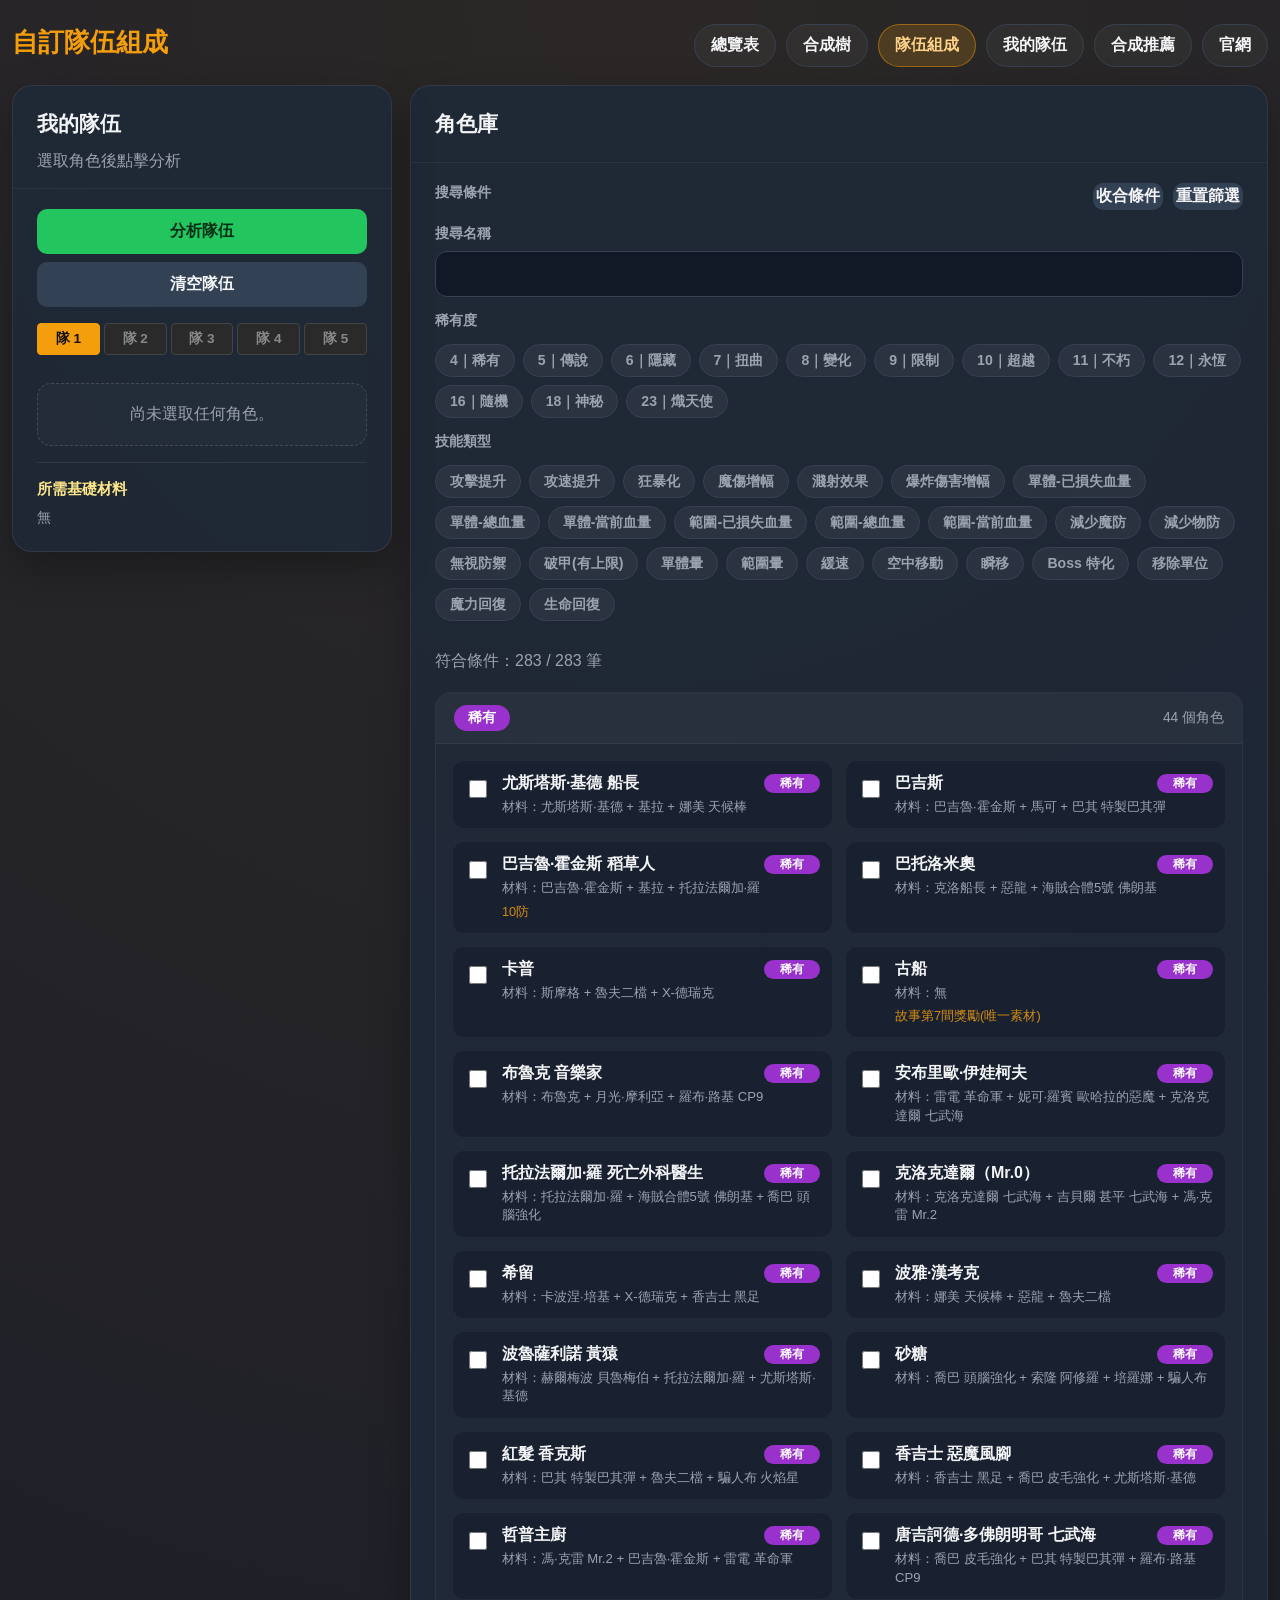
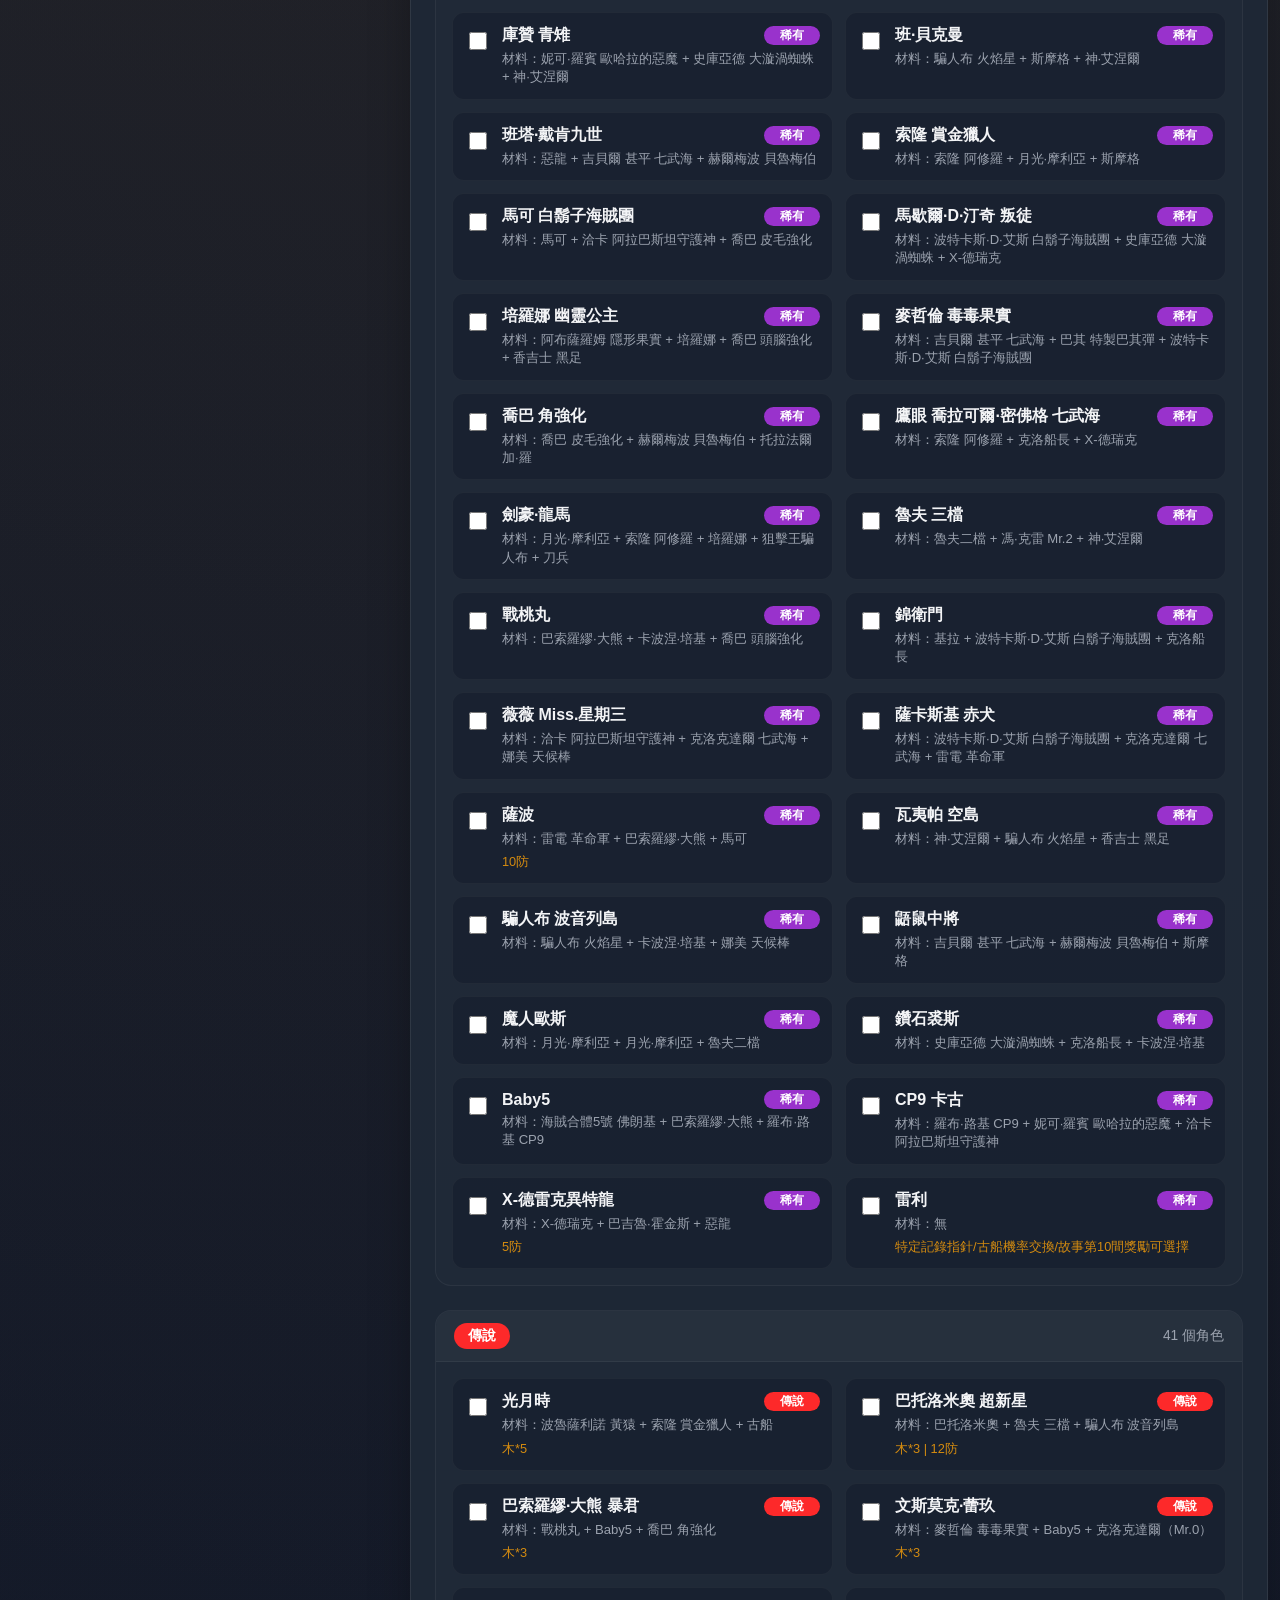
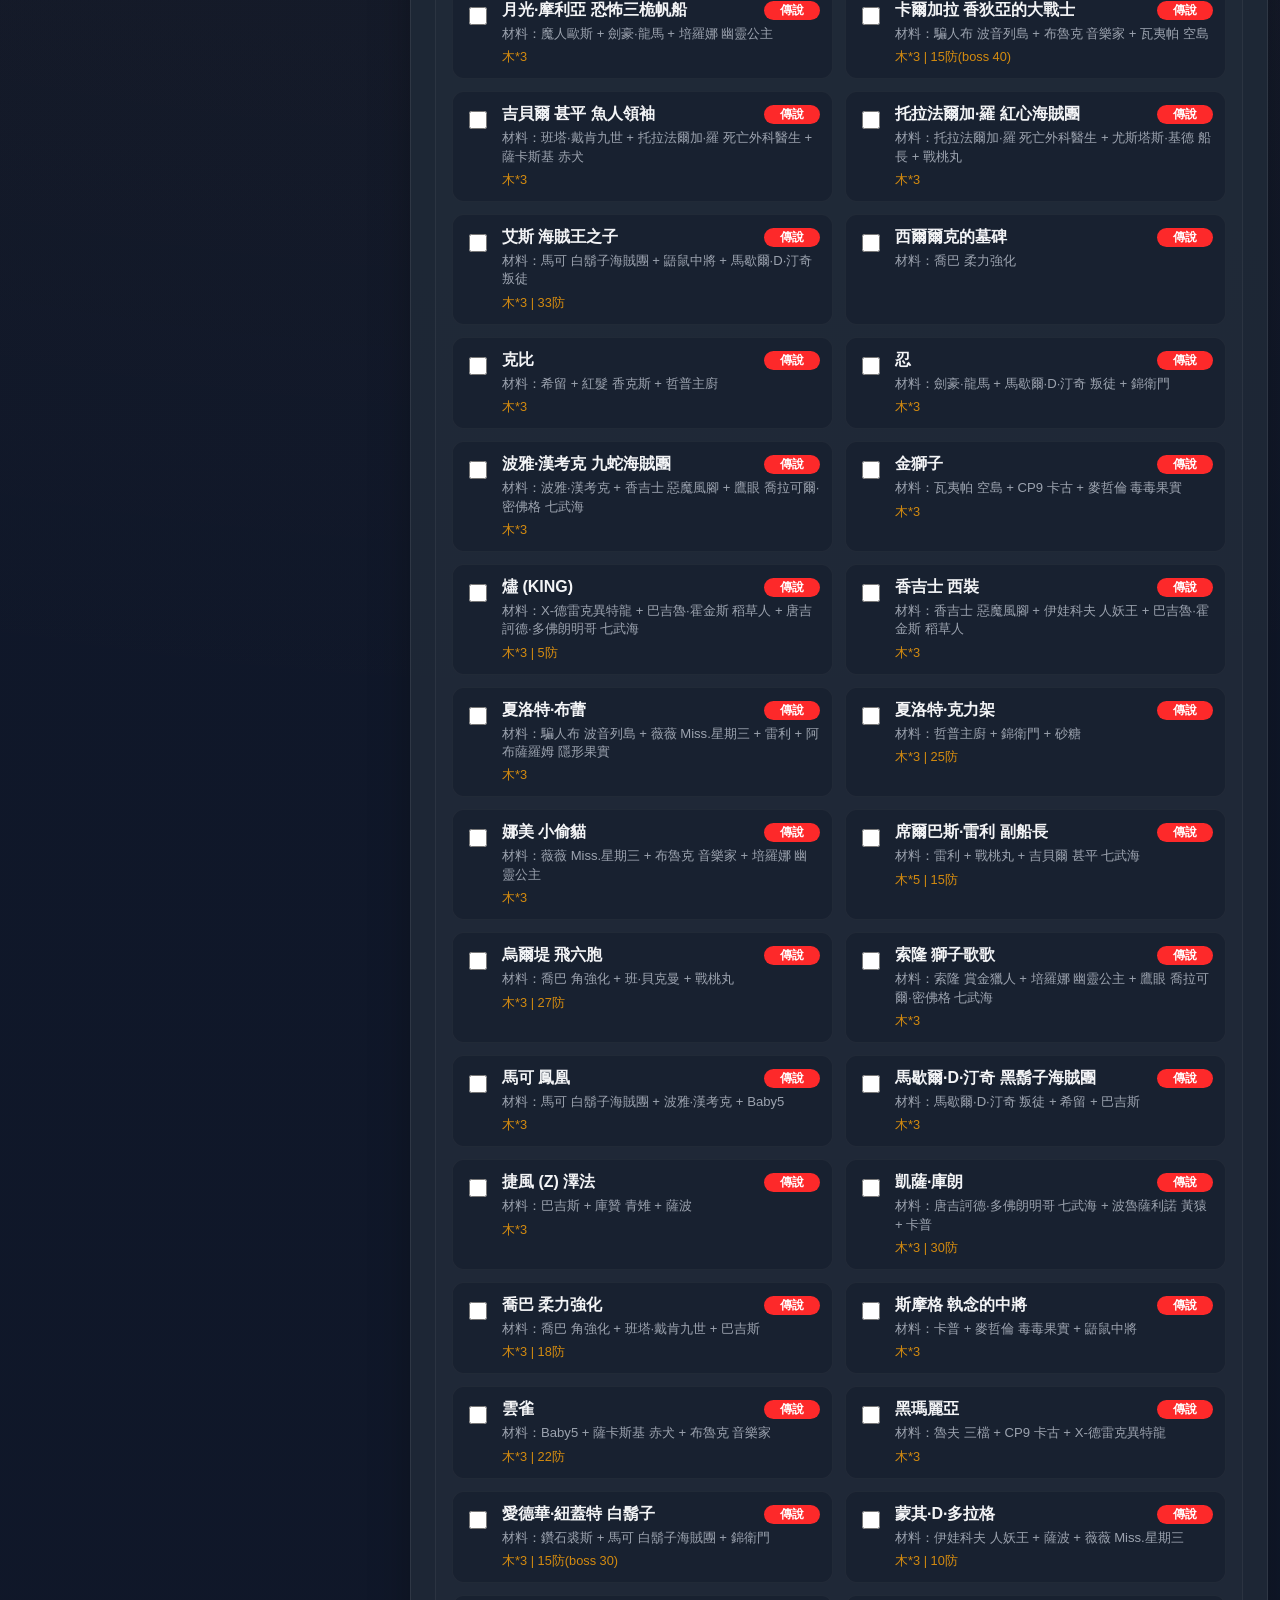
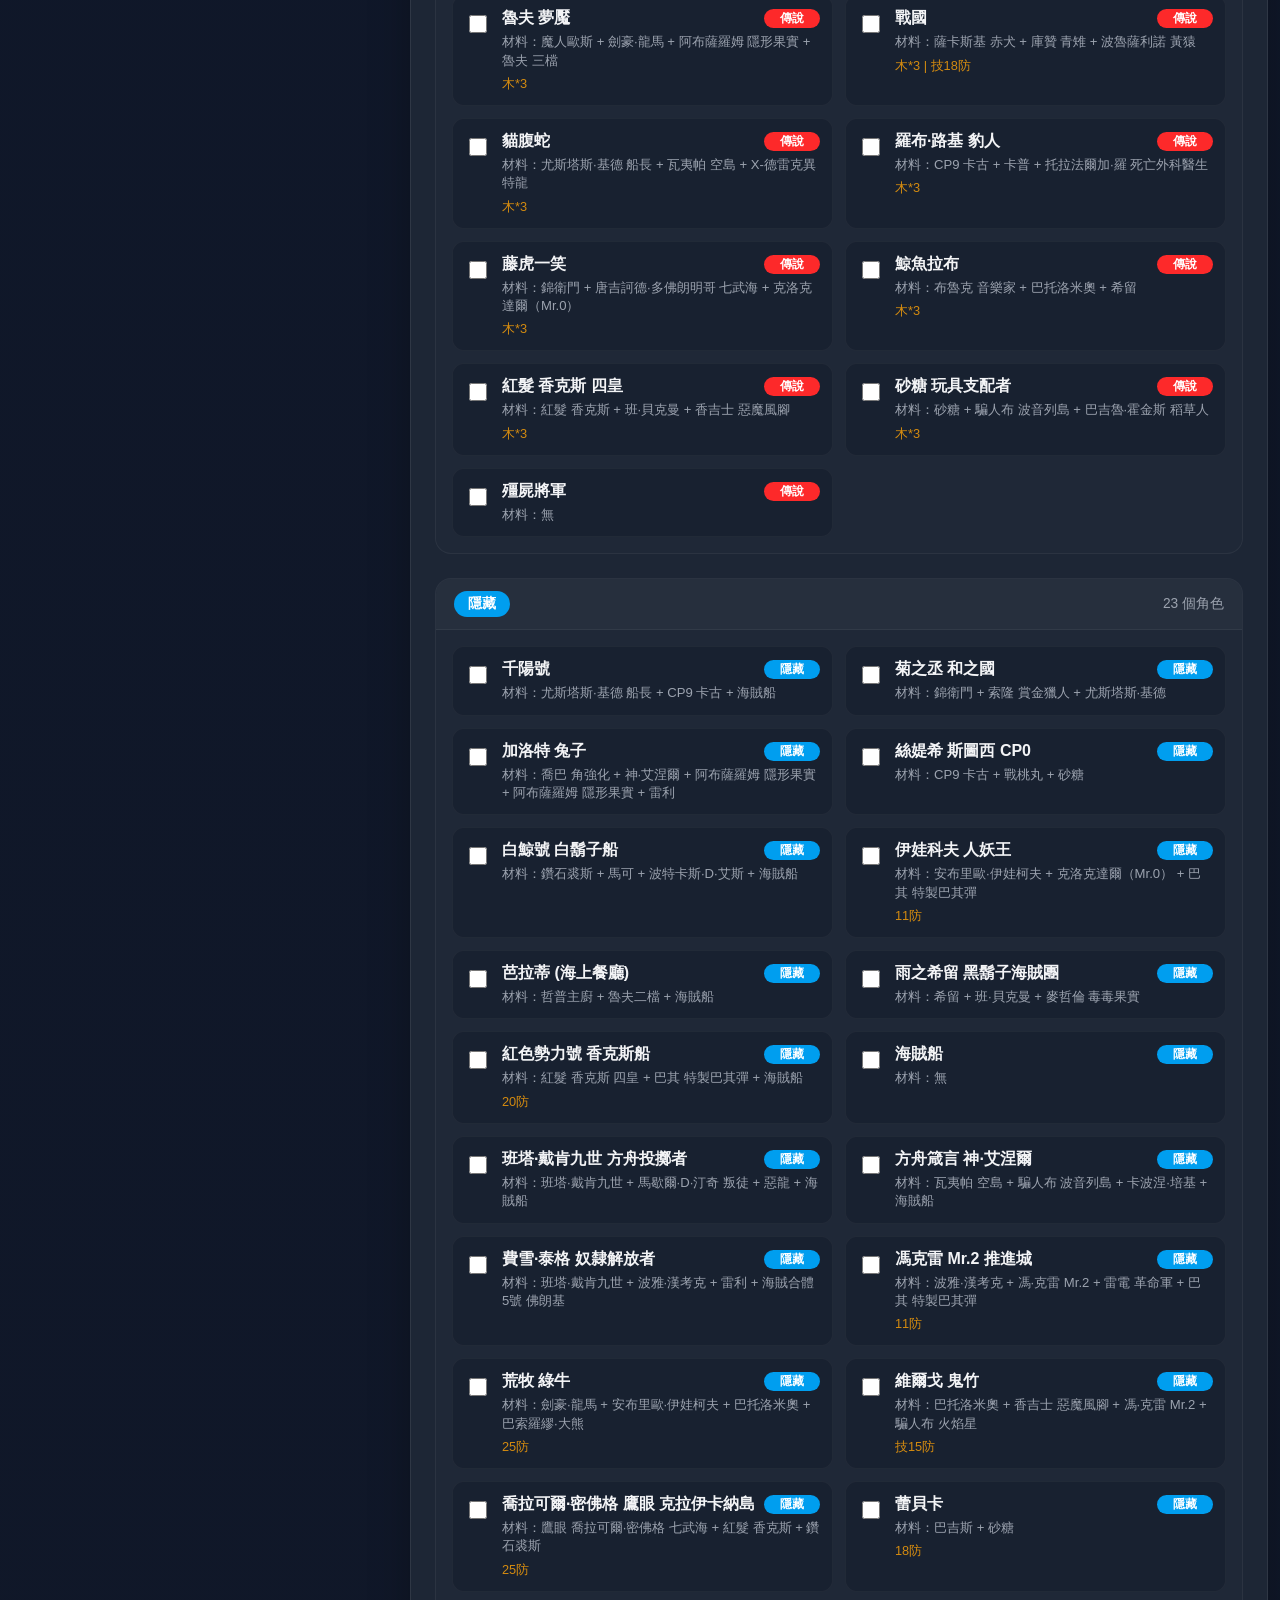
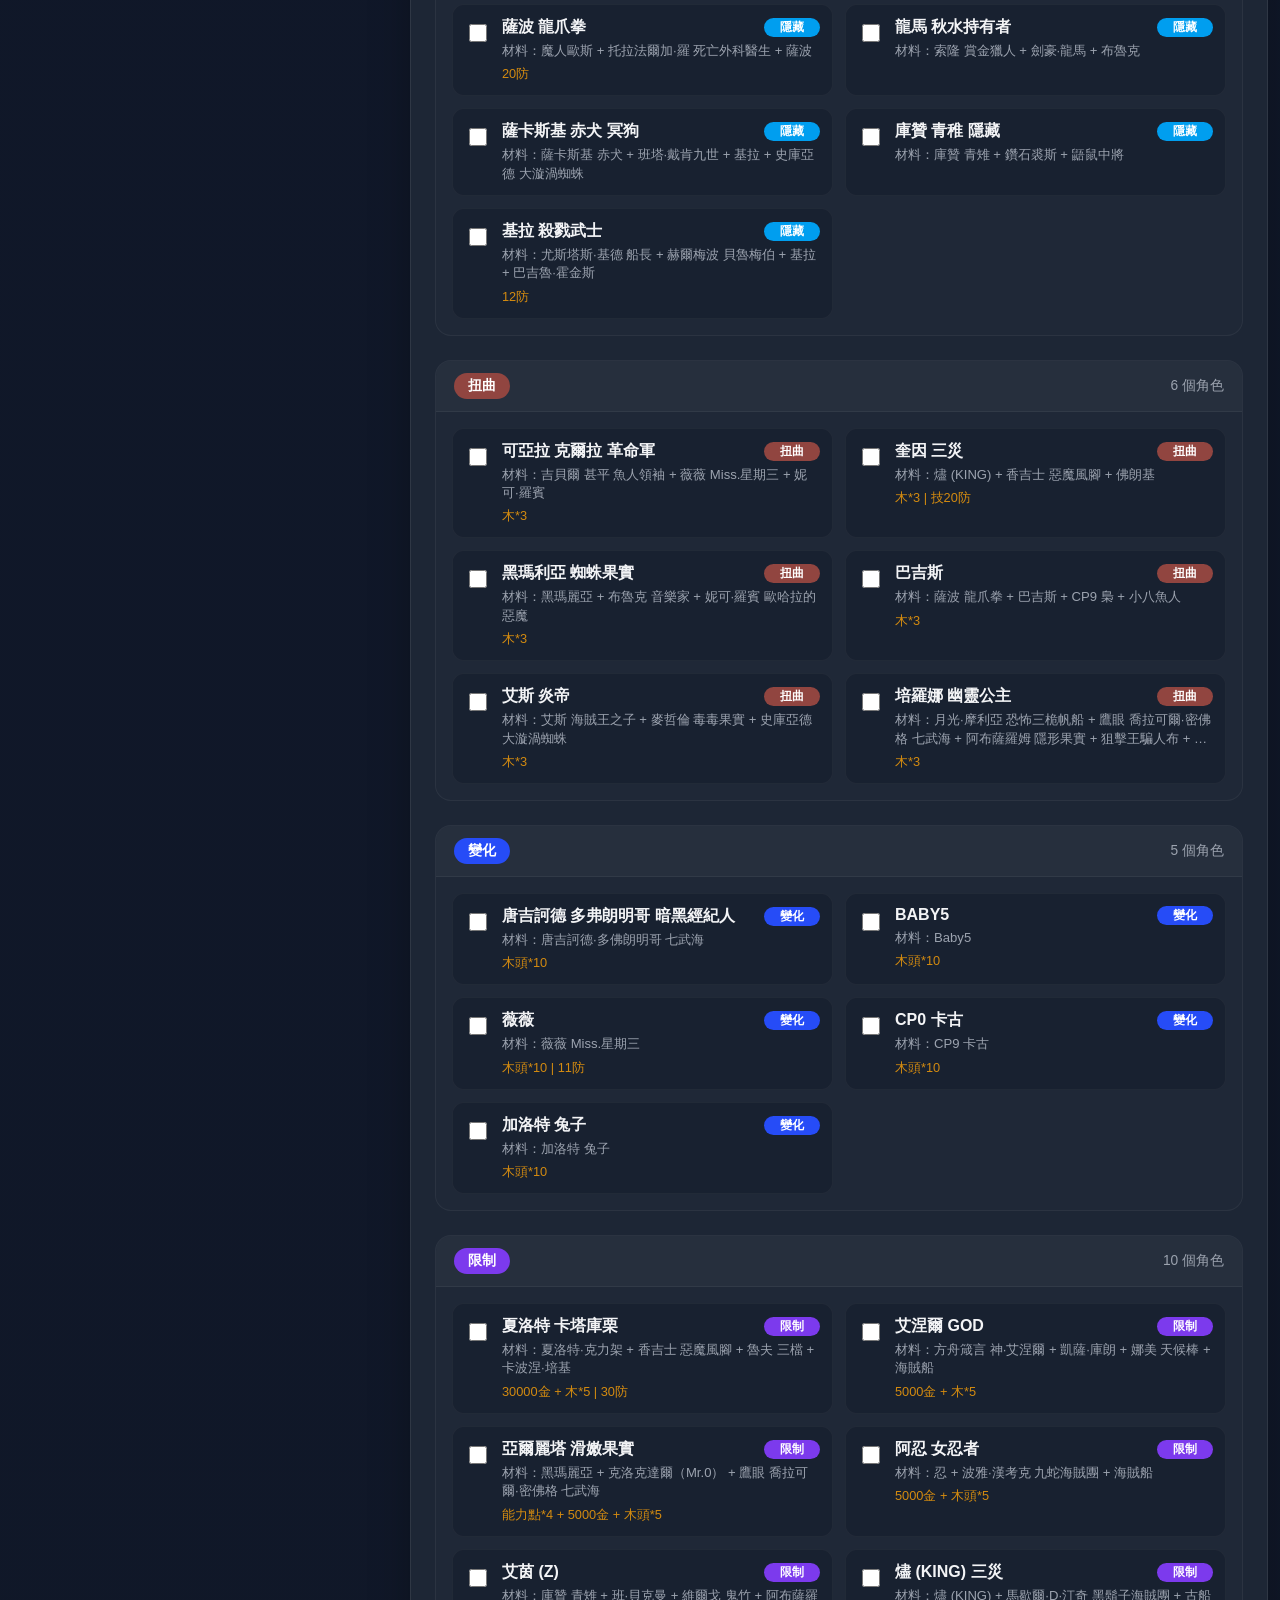
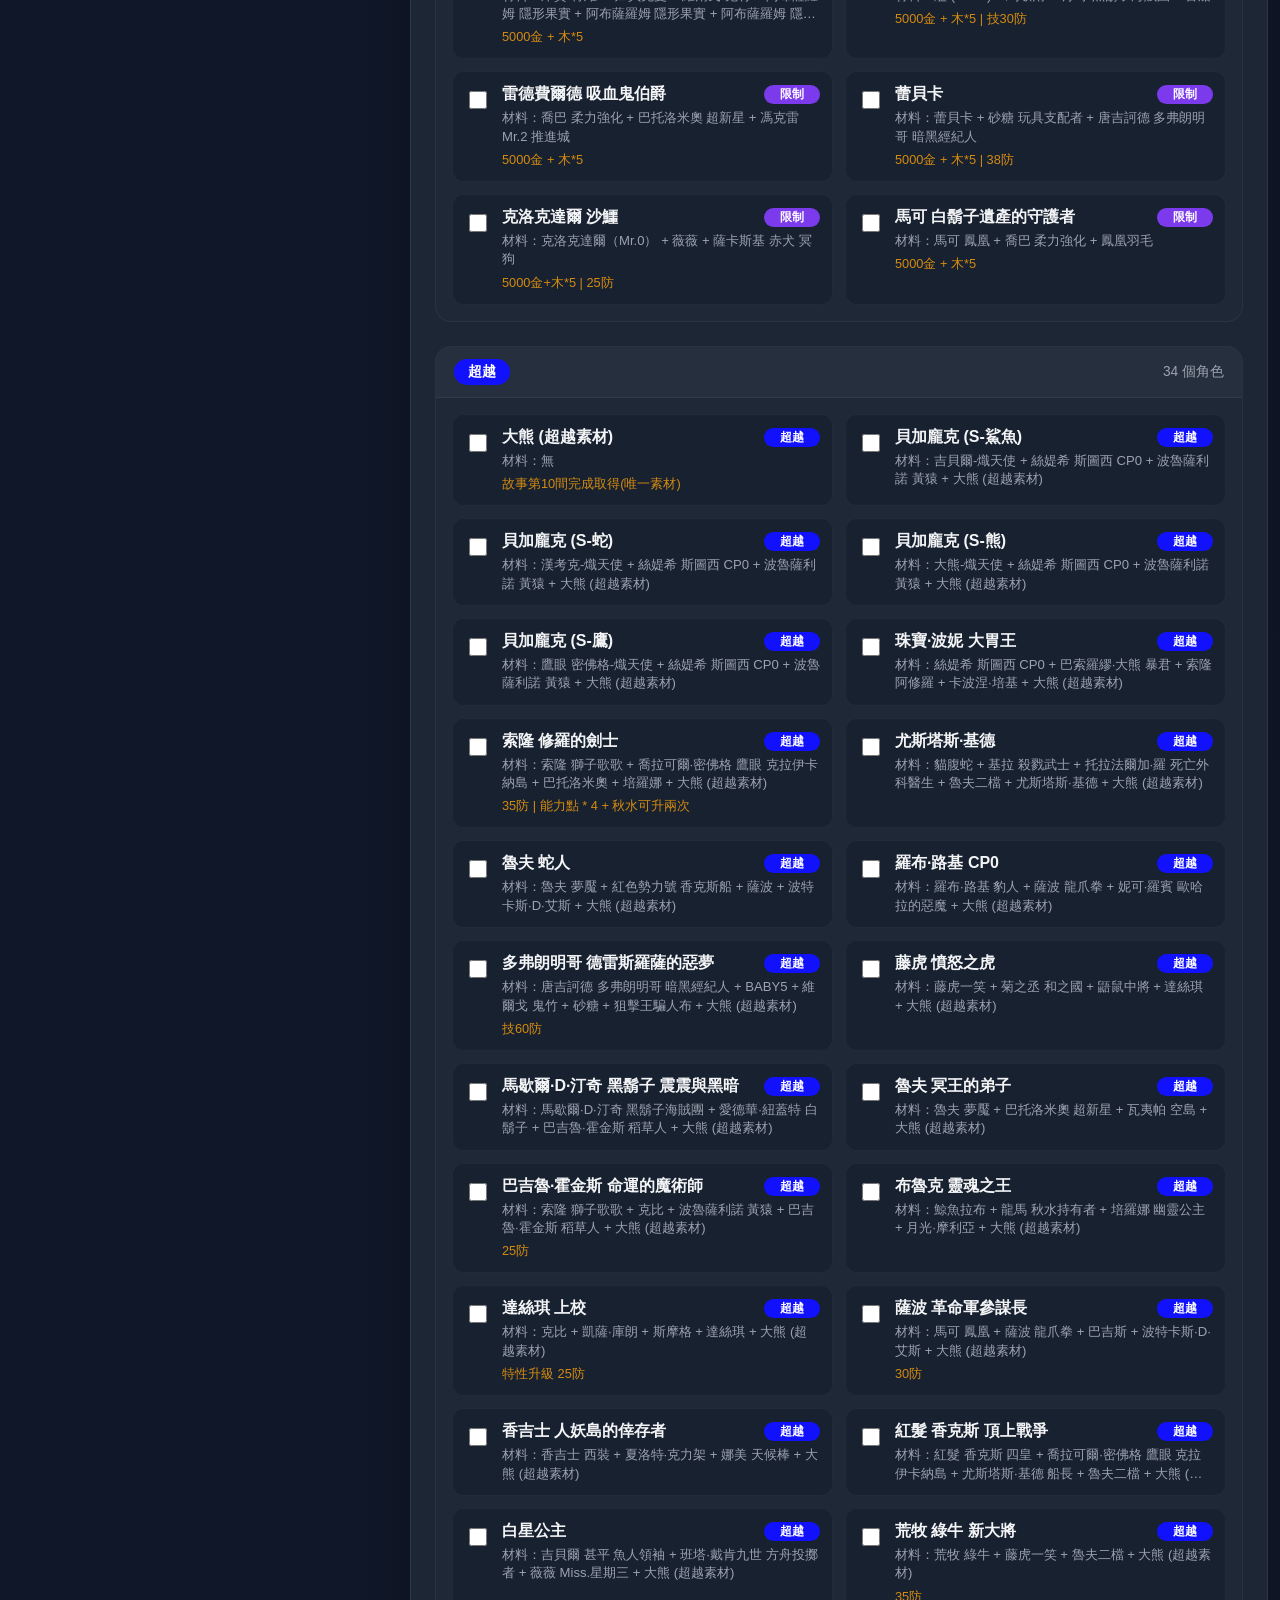
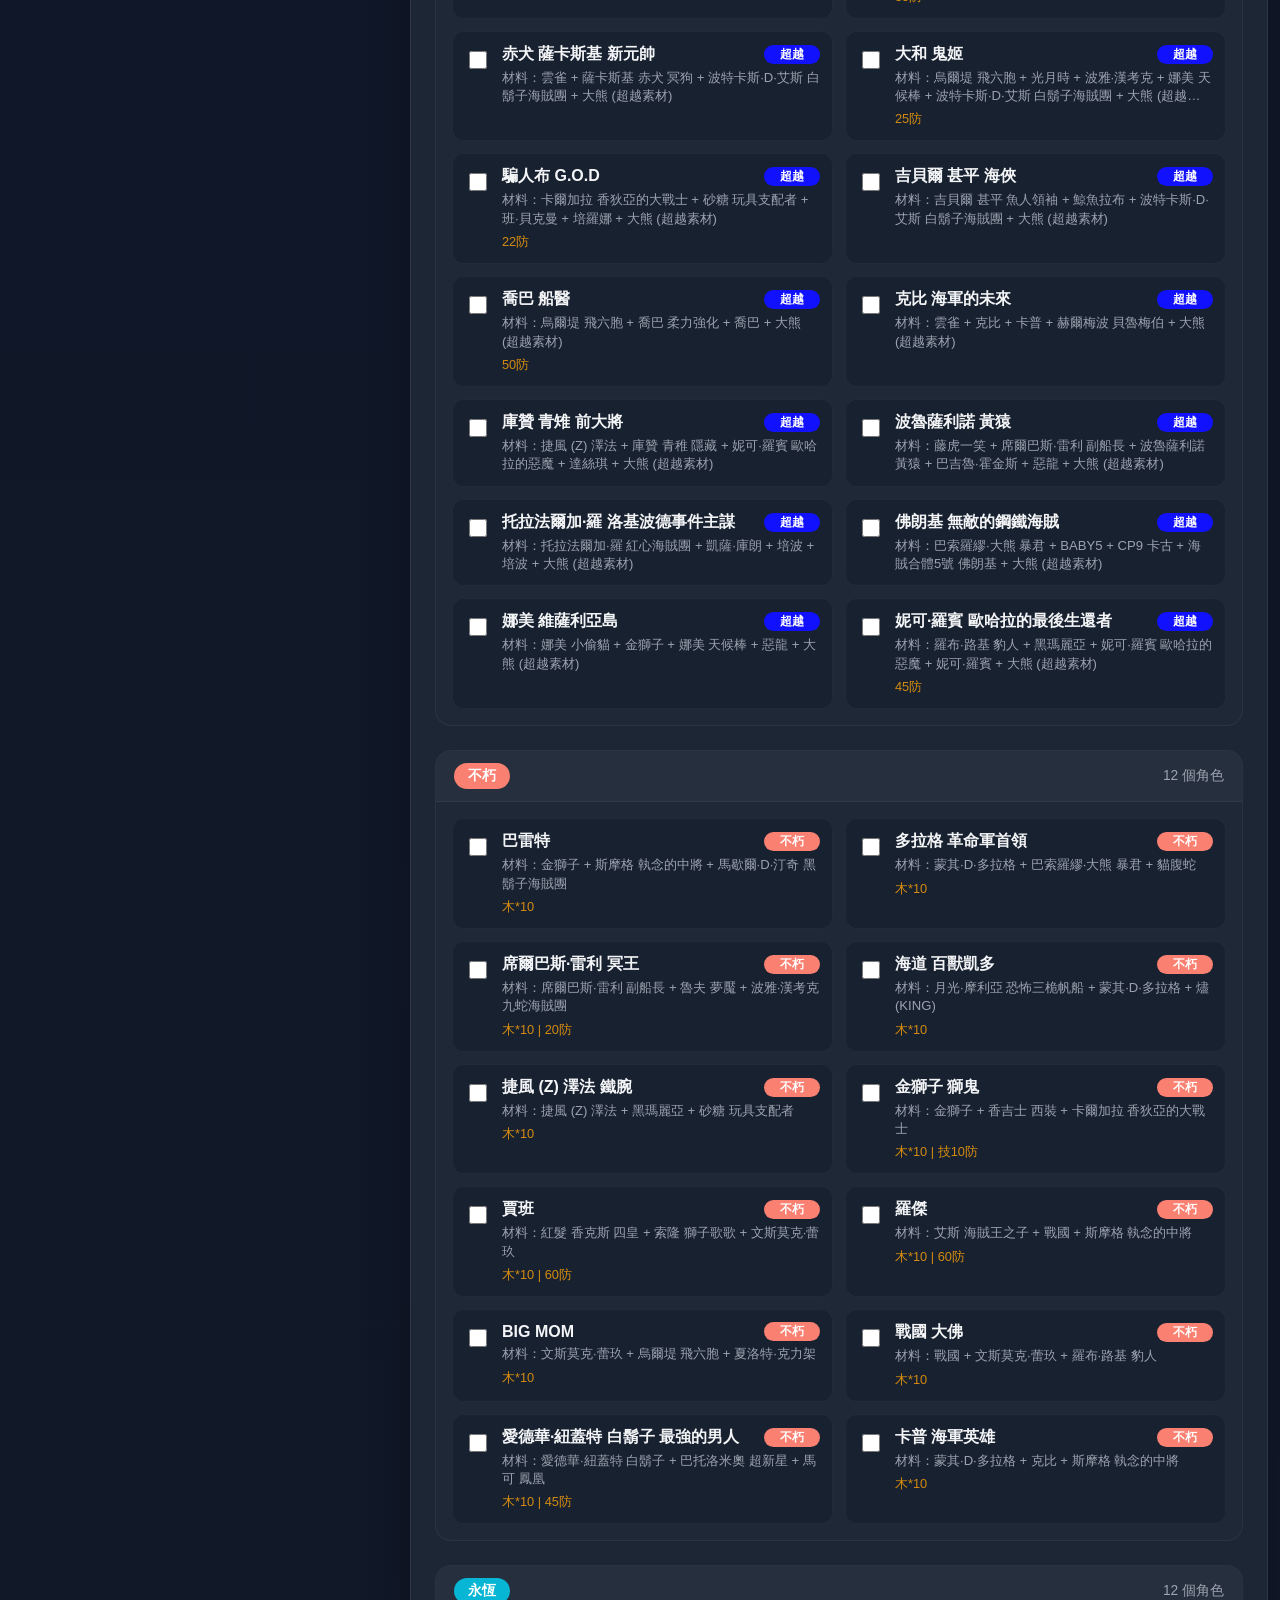
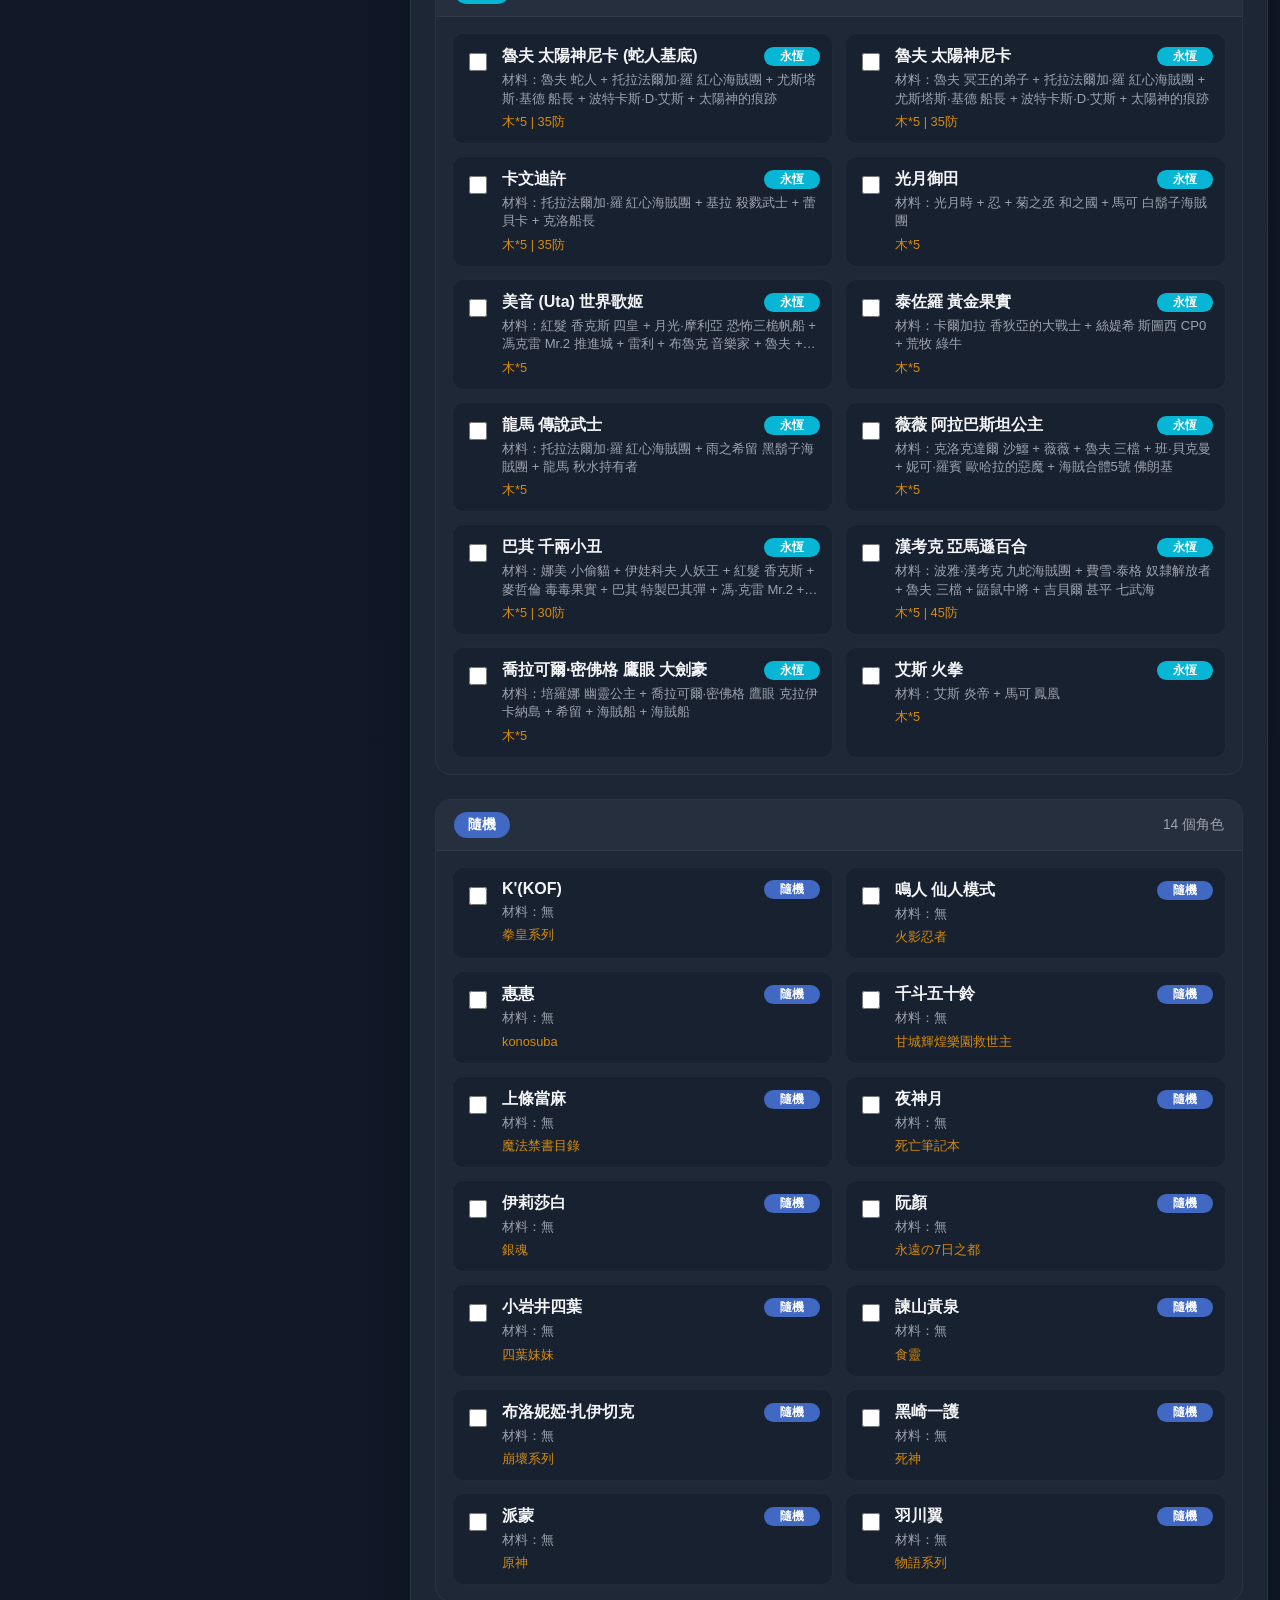
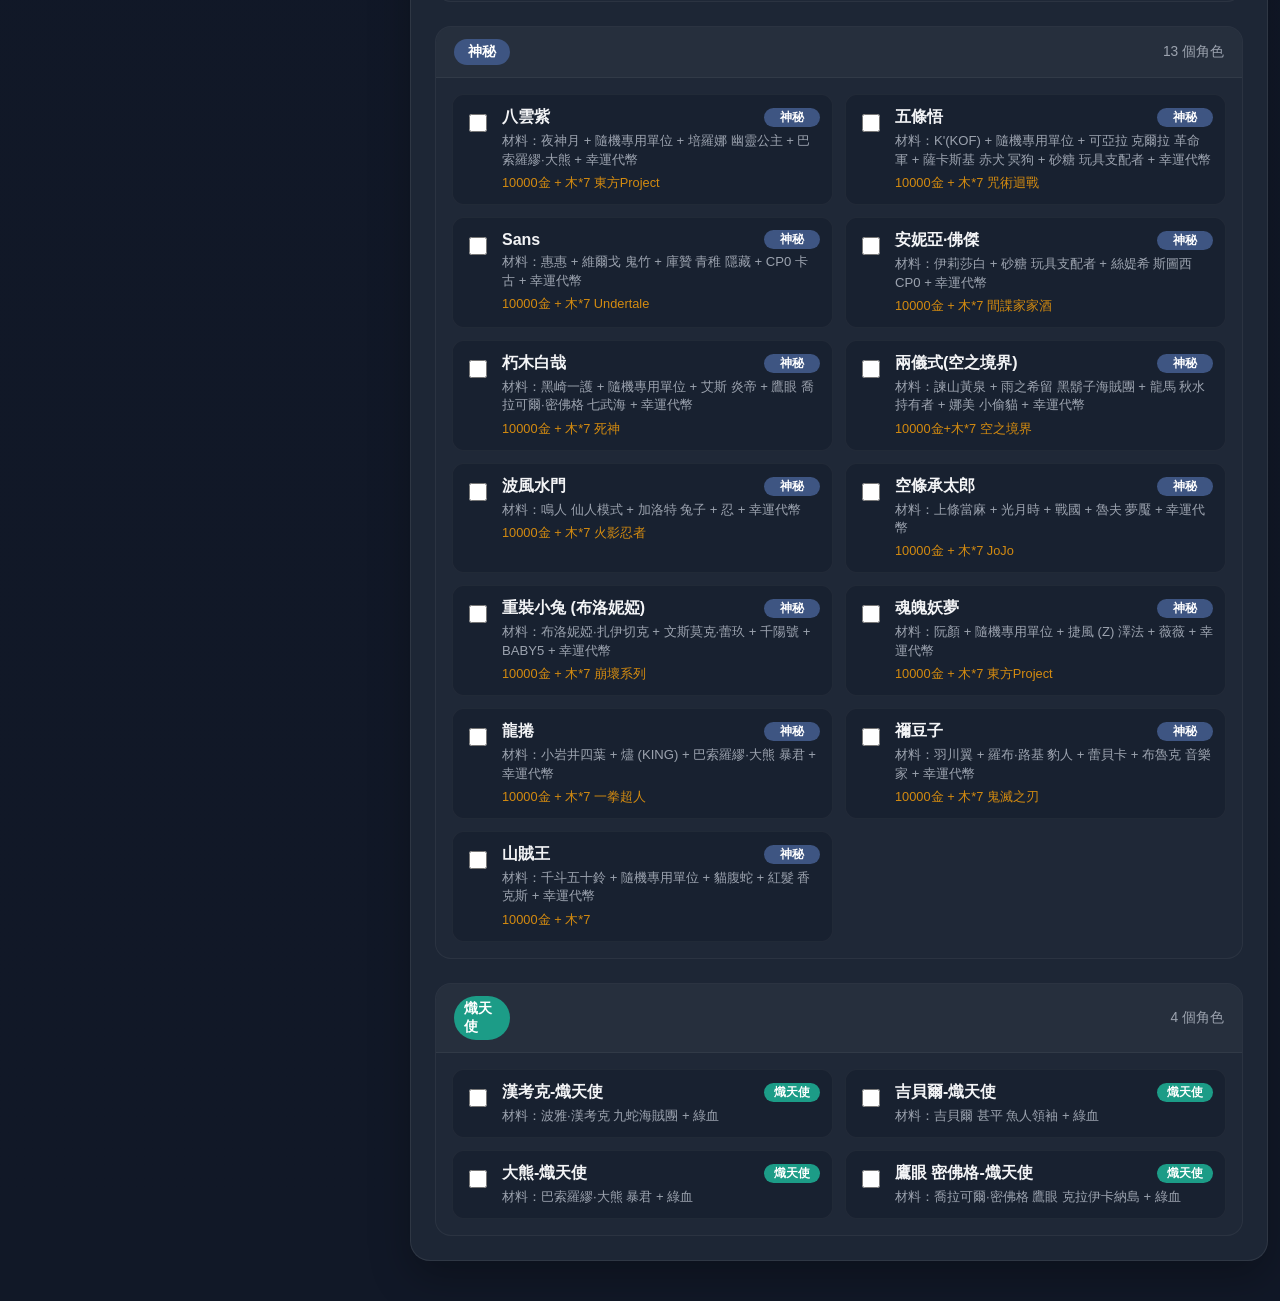
<file: comp.html>
<!DOCTYPE html>
<html lang="zh-TW">

<head>
    <meta charset="UTF-8">
    <meta name="viewport" content="width=device-width, initial-scale=1.0">
    <title>ORD 隊伍組成</title>
    <link rel="manifest" href="/manifest.json">
    <script src="/pwa-init.js?v=260629001"></script>
    <meta name="mobile-web-app-capable" content="yes">
    <meta name="apple-mobile-web-app-status-bar-style" content="black">
    <link rel="apple-touch-icon" href="/resource/192x192.png">
    <link rel="stylesheet" href="css/styles.css?v=260629001">
    <script src="js/shared/wc-navbar.js?v=260629001"></script>
    <style>
        .team-tab-btn {
            background-color: #2a2a2a;
            /* 根據你原本的暗色背景調整 */
            color: #888;
            border: 1px solid #444;
            border-radius: 4px;
            cursor: pointer;
            transition: all 0.2s;
        }

        .team-tab-btn:hover {
            color: #fff;
            border-color: #666;
        }

        .team-tab-btn.active {
            background-color: var(--primary-color, #ffd28a);
            /* 或是使用你專案的 primary color */
            color: #121212;
            border-color: var(--primary-color, #ffd28a);
            font-weight: bold;
        }
    </style>
</head>

<body data-page="comp">
    <div class="app-shell">
        <header class="topbar">
            <div class="brand">
                <div class="brand-title">自訂隊伍組成</div>
                <div class="brand-subtitle"></div>
            </div>
            <my-navbar></my-navbar>
        </header>

        <div class="page-grid comp-layout">
            <!-- 隊伍面板 (左側/側邊欄) -->
            <aside class="panel team-panel">
                <div class="panel-header">
                    <h2 class="panel-title">我的隊伍</h2>
                    <p class="panel-desc">選取角色後點擊分析</p>
                </div>
                <div class="panel-body team-body">
                    <div class="team-actions">
                        <button id="analyzeTeamBtn" class="success full-width-btn" type="button">分析隊伍</button>
                        <button id="clearTeamBtn" class="secondary full-width-btn" type="button"
                            style="margin-top: 8px;">清空隊伍</button>
                    </div>
                    <div class="team-tabs" style="display: flex; gap: 4px; margin-bottom: 12px;">
                        <button type="button" class="team-tab-btn active" data-team-idx="0"
                            style="flex: 1; padding: 6px; font-size: 0.85rem;">隊 1</button>
                        <button type="button" class="team-tab-btn" data-team-idx="1"
                            style="flex: 1; padding: 6px; font-size: 0.85rem;">隊 2</button>
                        <button type="button" class="team-tab-btn" data-team-idx="2"
                            style="flex: 1; padding: 6px; font-size: 0.85rem;">隊 3</button>
                        <button type="button" class="team-tab-btn" data-team-idx="3"
                            style="flex: 1; padding: 6px; font-size: 0.85rem;">隊 4</button>
                        <button type="button" class="team-tab-btn" data-team-idx="4"
                            style="flex: 1; padding: 6px; font-size: 0.85rem;">隊 5</button>
                    </div>
                    <div id="selectedTeamList" class="team-list-container">
                        <div class="empty-state">尚未選取任何角色。</div>
                    </div>

                    <div class="team-divider"></div>

                    <div class="team-materials-section">
                        <h3 class="materials-title">所需基礎材料</h3>
                        <div id="teamMaterialsList" class="materials-list">
                            <span class="muted">無</span>
                        </div>
                    </div>
                </div>
            </aside>

            <!-- 角色篩選與列表 (右側) -->
            <main class="panel characters-panel">
                <div class="panel-header">
                    <h1 class="panel-title">角色庫</h1>
                    <p class="panel-desc"></p>
                </div>
                <div class="panel-body">
                    <!-- 篩選器 -->
                    <div class="comp-controls">
                        <div class="comp-controls-header">
                            <div>
                                <div class="field-label">搜尋條件</div>
                                <div class="helper-text"></div>
                            </div>
                            <div class="controls-actions comp-controls-header-actions">
                                <button id="toggleCompFiltersBtn" class="secondary" type="button" aria-expanded="true"
                                    aria-controls="compFiltersBody">收合條件</button>
                                <button id="resetFiltersBtn" class="secondary" type="button">重置篩選</button>
                            </div>
                        </div>

                        <div id="compFiltersBody" class="comp-controls-body">
                            <div class="controls-row">
                                <div class="field-group">
                                    <span class="field-label">搜尋名稱</span>
                                    <input id="compSearchInput" class="field-input" type="text" placeholder="">
                                </div>
                            </div>

                            <div class="controls-row" style="margin-top: 14px;">
                                <div class="field-group">
                                    <span class="field-label">稀有度</span>
                                    <div id="levelCheckboxGroup" class="checkbox-badge-grid">
                                        <!-- JS 動態生成稀有度複選框 -->
                                    </div>
                                </div>
                            </div>

                            <div class="controls-row" style="margin-top: 14px;">
                                <div class="field-group">
                                    <span class="field-label">技能類型</span>
                                    <div id="skillTypeCheckboxGroup" class="checkbox-badge-grid">
                                        <!-- JS 動態生成技能複選框 -->
                                    </div>
                                </div>
                            </div>
                        </div>

                        <div class="controls-row" style="margin-top: 16px;">
                            <div id="compSummaryText" class="summary-text">載入中...</div>
                        </div>
                    </div>

                    <!-- 角色列表 (分組顯示) -->
                    <div id="compCharacterGroups" class="character-groups-stack">
                        <!-- JS 動態生成各等級分組 -->
                    </div>
                </div>
            </main>
        </div>
    </div>

    <script src="js/ord_data.js?v=260629001"></script>
    <script src="js/shared/app-shared.js?v=260629001"></script>
    <script src="js/pages/comp-page.js?v=260629001"></script>
    <script src="js/app.js?v=260629001"></script>
</body>

</html>
</file>
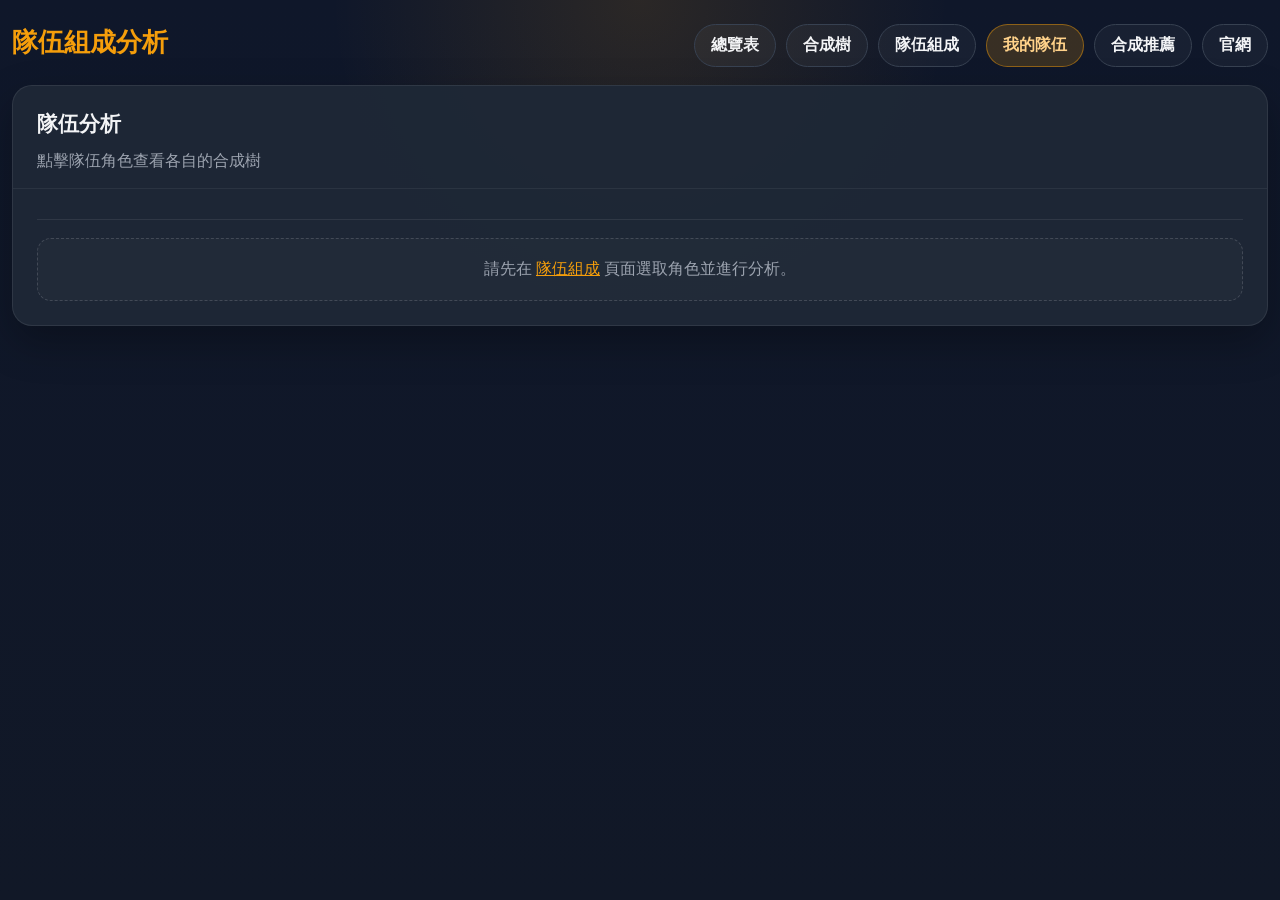
<file: comp_tree.html>
<!DOCTYPE html>
<html lang="zh-TW">

<head>
  <meta charset="UTF-8">
  <meta name="viewport" content="width=device-width, initial-scale=1.0">
  <title>ORD - 隊伍組成分析</title>
  <link rel="manifest" href="/manifest.json">
  <script src="/pwa-init.js?v=260629001"></script>
  <meta name="mobile-web-app-capable" content="yes">
  <meta name="apple-mobile-web-app-status-bar-style" content="black">
  <link rel="apple-touch-icon" href="/resource/192x192.png">
  <link rel="stylesheet" href="css/styles.css?v=260629001">
  <script src="js/shared/wc-navbar.js?v=260629001"></script>
</head>

<body data-page="comp_tree">
  <div class="app-shell">
    <header class="topbar">
      <div class="brand">
        <div class="brand-title">隊伍組成分析</div>
        <div class="brand-subtitle"></div>
      </div>
      <my-navbar></my-navbar>
    </header>

    <section class="panel">
      <div class="panel-header">
        <h1 class="panel-title">隊伍分析</h1>
        <p class="panel-desc">點擊隊伍角色查看各自的合成樹</p>
      </div>
      <div class="panel-body">
        <div id="compTreeGroupTabs" class="comp-tree-tabs-container"
          style="margin-bottom: 12px; border-bottom: 2px solid #333; padding-bottom: 8px;">
          <button type="button" class="comp-tree-tab-btn active" data-main-team-idx="0">隊 1</button>
          <button type="button" class="comp-tree-tab-btn" data-main-team-idx="1">隊 2</button>
          <button type="button" class="comp-tree-tab-btn" data-main-team-idx="2">隊 3</button>
          <button type="button" class="comp-tree-tab-btn" data-main-team-idx="3">隊 4</button>
          <button type="button" class="comp-tree-tab-btn" data-main-team-idx="4">隊 5</button>
        </div>
        <!-- 角色頁簽/標籤列 -->
        <div id="compTreeTabs" class="comp-tree-tabs-container">
          <!-- JS 動態生成標籤 -->
        </div>

        <div id="compTreeEmptyState" class="empty-state is-hidden" style="margin-top: 18px;">
          請先在 <a href="comp.html" style="color: var(--primary-color); text-decoration: underline;">隊伍組成</a> 頁面選取角色並進行分析。
        </div>

        <!-- 合成樹呈現區 -->
        <div id="compTreeContent" class="tree-panel-stack" style="margin-top: 18px;">
          <!-- 隊伍總材料合計 -->
          <div id="compTreeTeamSummary" class="team-tree-summary-card">
            <h3 class="team-summary-title">隊伍總需求材料合計</h3>
            <div id="compTreeTeamMaterials" class="team-summary-materials-grid">
              <!-- JS 動態生成 -->
            </div>
          </div>

          <div id="compTreeResultTitle" class="summary-text"
            style="display:none; font-size: 1.15rem; font-weight: 700; color: #ffd28a;"></div>
          <div id="compTreeRootSummary"></div>
          <div id="compDownwardContainer"></div>
        </div>
      </div>
    </section>
  </div>

  <script src="js/ord_data.js?v=260629001"></script>
  <script src="js/shared/app-shared.js?v=260629001"></script>
  <script src="js/pages/comp-page.js?v=260625012"></script>
  <script src="js/app.js?v=260629001"></script>
</body>

</html>
</file>
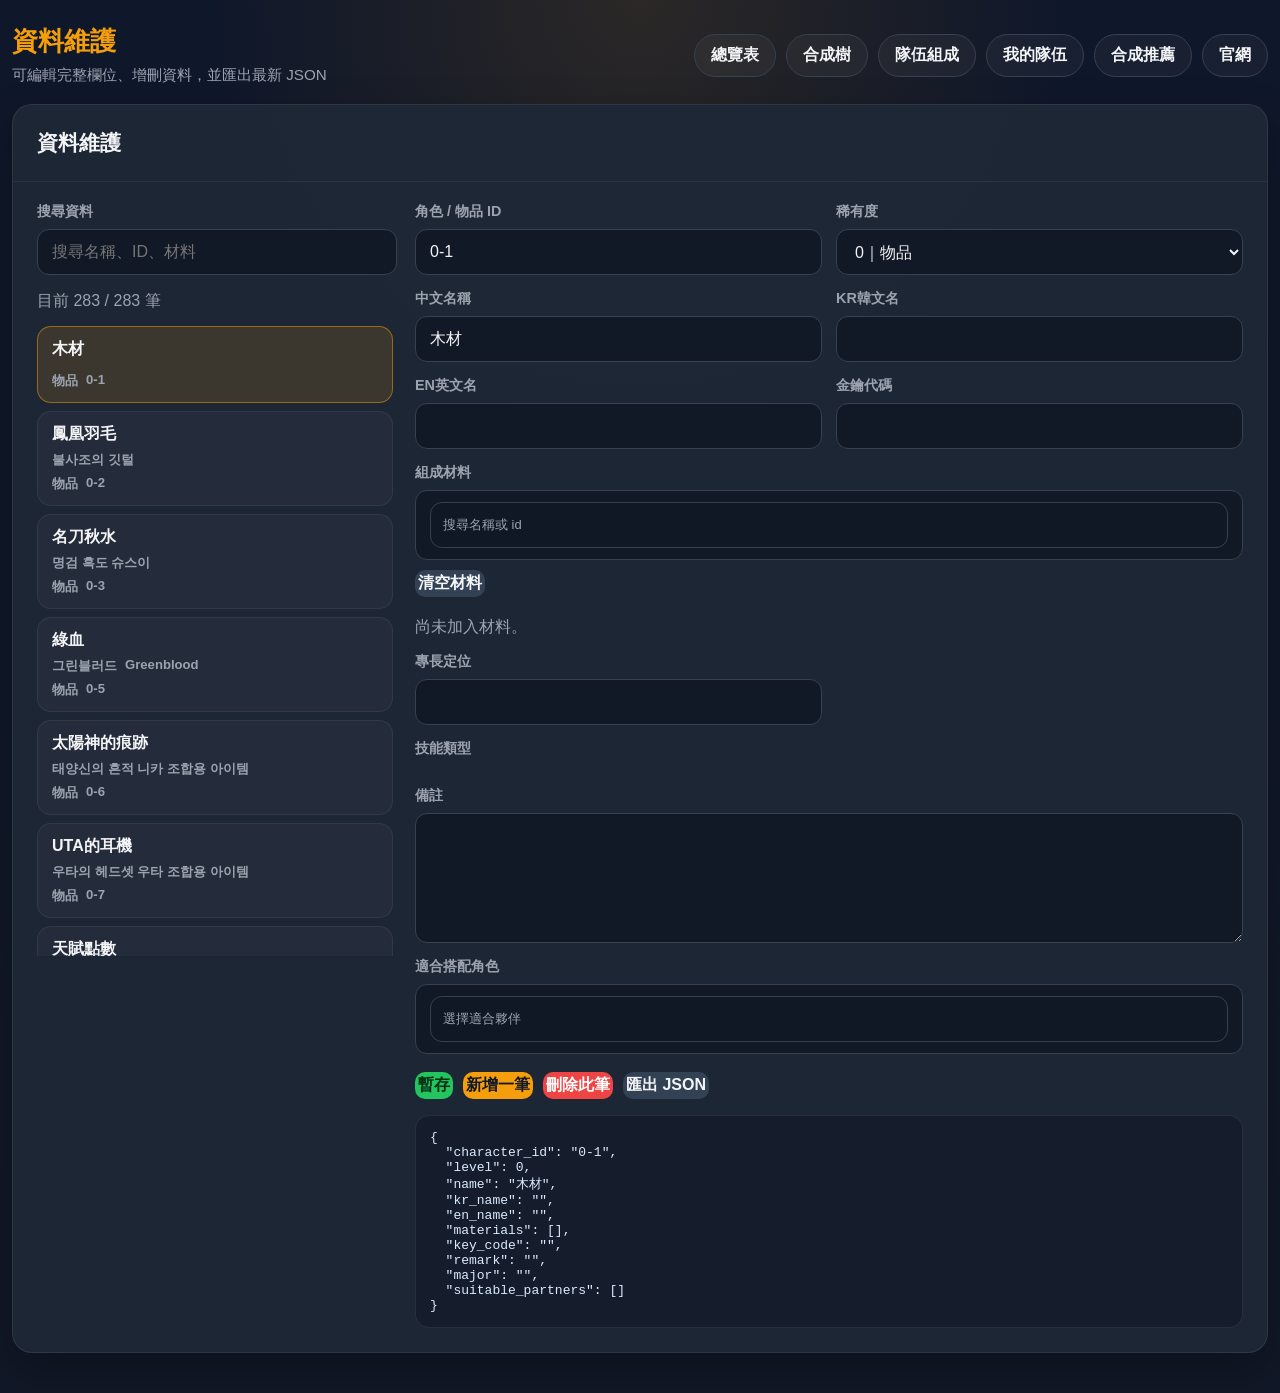
<file: maintenance.html>
<!DOCTYPE html>
<html lang="zh-TW">

<head>
  <meta charset="UTF-8">
  <meta name="viewport" content="width=device-width, initial-scale=1.0">
  <title>ORD 資料維護</title>
  <link rel="manifest" href="/manifest.json">
  <script src="/pwa-init.js?v=260629001"></script>
  <meta name="mobile-web-app-capable" content="yes">
  <meta name="apple-mobile-web-app-status-bar-style" content="black">
  <link rel="apple-touch-icon" href="/resource/192x192.png">
  <link rel="stylesheet" href="css/tom-select.css">
  <link rel="stylesheet" href="css/styles.css?v=260629001">
  <script src="js/shared/wc-navbar.js?v=260629001"></script>
</head>

<body data-page="maintenance">
  <div class="app-shell">
    <header class="topbar">
      <div class="brand">
        <div class="brand-title">資料維護</div>
        <div class="brand-subtitle">可編輯完整欄位、增刪資料，並匯出最新 JSON</div>
      </div>
      <my-navbar></my-navbar>
    </header>

    <section class="panel">
      <div class="panel-header">
        <h1 class="panel-title">資料維護</h1>
        <p class="panel-desc"></p>
      </div>
      <div class="panel-body">
        <div class="page-grid">
          <div>
            <label class="field-group">
              <span class="field-label">搜尋資料</span>
              <input id="maintenanceSearchInput" class="field-input" type="text" placeholder="搜尋名稱、ID、材料">
            </label>
            <div class="summary-bar">
              <div id="maintenanceSummary" class="summary-text">載入中...</div>
            </div>
            <div id="maintenanceList" class="record-list" style="margin-top: 14px;"></div>
          </div>

          <div>
            <div class="form-grid">
              <label class="field-group">
                <span class="field-label">角色 / 物品 ID</span>
                <input id="fieldCharacterId" class="field-input" type="text">
              </label>

              <label class="field-group">
                <span class="field-label">稀有度</span>
                <select id="fieldLevel" class="field-select"></select>
              </label>

              <label class="field-group">
                <span class="field-label">中文名稱</span>
                <input id="fieldName" class="field-input" type="text">
              </label>

              <label class="field-group">
                <span class="field-label">KR韓文名</span>
                <input id="fieldKrName" class="field-input" type="text">
              </label>

              <label class="field-group">
                <span class="field-label">EN英文名</span>
                <input id="fieldEnName" class="field-input" type="text">
              </label>

              <label class="field-group">
                <span class="field-label">金鑰代碼</span>
                <input id="fieldKeyCode" class="field-input" type="text">
              </label>

              <label class="field-group full-span">
                <span class="field-label">組成材料</span>
                <div class="picker-shell">
                  <div class="picker-inline">
                    <select id="materialPickerSelect" class="field-select"></select>
                    <button id="clearMaterialsButton" type="button" class="secondary">清空材料</button>
                  </div>
                  <div id="fieldMaterialsChips" class="selected-chip-list"></div>
                </div>
              </label>

              <label class="field-group">
                <span class="field-label">專長定位</span>
                <input id="fieldMajor" class="field-input" type="text">
              </label>

              <div class="field-group full-span">
                <span class="field-label">技能類型</span>
                <div id="fieldSkillTypesGroup" class="checkbox-badge-grid"></div>
              </div>

              <label class="field-group full-span">
                <span class="field-label">備註</span>
                <textarea id="fieldRemark" class="field-textarea"></textarea>
              </label>

              <label class="field-group full-span">
                <span class="field-label">適合搭配角色</span>
                <select id="partnerPickerSelect" class="field-select" multiple></select>
              </label>
            </div>

            <div class="controls-actions" style="margin-top: 18px;">
              <button id="saveRecordButton" type="button" class="success">暫存</button>
              <button id="addRecordButton" type="button">新增一筆</button>
              <button id="deleteRecordButton" type="button" class="danger">刪除此筆</button>
              <button id="exportJsonButton" type="button" class="secondary">匯出 JSON</button>
              <button style="display:none" id="resetToastButton" type="button" class="secondary">清除訊息</button>
            </div>

            <div id="maintenanceToast" class="toast"></div>

            <div class="preview-card">
              <pre id="maintenancePreview">尚未選擇資料。</pre>
            </div>
          </div>
        </div>
      </div>
    </section>
  </div>

  <script src="js/ord_data.js?v=260629001"></script>
  <script src="js/tom-select.complete.min.js"></script>
  <script src="js/shared/app-shared.js?v=260629001"></script>
  <script src="js/pages/maintenance-page.js?v=260629001"></script>
  <script src="js/app.js?v=260629001"></script>
</body>

</html>
</file>
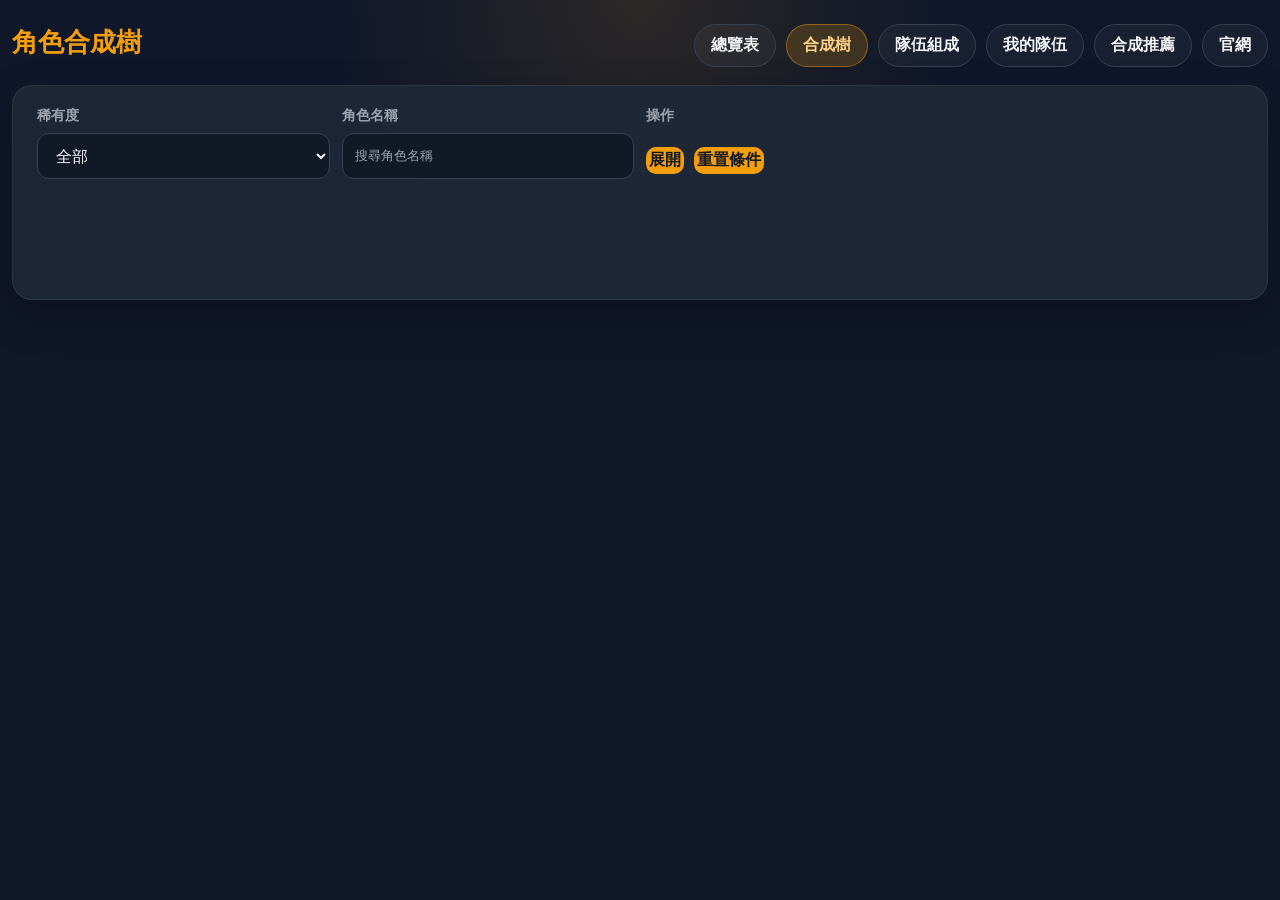
<file: tree.html>
<!DOCTYPE html>
<html lang="zh-TW">

<head>
  <meta charset="UTF-8">
  <meta name="viewport" content="width=device-width, initial-scale=1.0">
  <title>ORD 合成樹</title>
  <link rel="manifest" href="/manifest.json">
  <script src="/pwa-init.js?v=260629001"></script>
  <meta name="mobile-web-app-capable" content="yes">
  <meta name="apple-mobile-web-app-status-bar-style" content="black">
  <link rel="apple-touch-icon" href="/resource/192x192.png">
  <link rel="stylesheet" href="css/tom-select.css">
  <link rel="stylesheet" href="css/styles.css?v=260629001">
  <script src="js/shared/wc-navbar.js?v=260629001"></script>
</head>

<body data-page="tree">
  <div class="app-shell">
    <header class="topbar">
      <div class="brand">
        <div class="brand-title">角色合成樹</div>
        <div class="brand-subtitle"></div>
      </div>
      <my-navbar></my-navbar>
    </header>

    <section class="panel">
      <!-- <div class="panel-header">
        <h1 class="panel-title">合成樹</h1>
        <p class="panel-desc">呈現角色的合成樹結構</p>
      </div> -->
      <div class="panel-body">
        <div class="controls-grid">
          <label class="field-group">
            <span class="field-label">稀有度</span>
            <select id="treeLevelFilter" class="field-select"></select>
          </label>
          <label class="field-group">
            <span class="field-label">角色名稱</span>
            <select id="treeSearchSelect" class=""></select>
          </label>
          <div class="field-group">
            <span class="field-label">操作</span>
            <div class="controls-actions">
              <button id="loadTreeButton" type="button">展開</button>
              <button id="resetTreeSearchButton" type="button">重置條件</button>
            </div>
          </div>
        </div>

        <div class="summary-bar">
          <div id="treeResultTitle" class="summary-text"></div>
          <div class="helper-text"></div>
        </div>

        <div class="tree-panel-stack" style="margin-top: 18px;">
          <div id="treeRootSummary"></div>
          <div id="downwardContainer"></div>
          <div class="controls-actions">
            <button id="toggleUpwardButton" type="button" class="secondary is-hidden">顯示向上 1 層</button>
          </div>
          <div id="upwardContainer"></div>
        </div>
      </div>
    </section>
  </div>

  <script src="js/ord_data.js?v=260629001"></script>
  <script src="js/tom-select.complete.min.js"></script>
  <script src="js/shared/app-shared.js?v=260629001"></script>
  <script src="js/pages/tree-page.js?v=260629001"></script>
  <script src="js/app.js?v=260629001"></script>
</body>

</html>
</file>
<file: css/styles.css>
:root {
  --bg-color: #111827;
  --surface-color: #1f2937;
  --surface-alt-color: #111827;
  --border-color: #374151;
  --text-color: #f3f4f6;
  --muted-color: #9ca3af;
  --primary-color: #f59e0b;
  --primary-hover: #d97706;
  --danger-color: #ef4444;
  --success-color: #22c55e;
  --shadow-color: rgba(0, 0, 0, 0.28);
  --badge-placeholder: #475569;
  --badge-common: #6b7280;
  --badge-uncommon: #4b5563;
  --badge-special: #d59700;
  --badge-rare: #9932cc;
  --badge-legendary: #fd292a;
  --badge-hidden: #009eef;
  --badge-twisted: #914540;
  --badge-evolving: #264cf7;
  --badge-limited: #7c3aed;
  --badge-transcendent: #1111fe;
  --badge-immortal: #fa8072;
  --badge-eternal: #06b6d4;
  --badge-mystic: #3e5582;
  --badge-random-only: #4169c3;
  --badge-seraph: #1c9c87;
}

* {
  box-sizing: border-box;
}

body {
  margin: 0;
  min-height: 100vh;
  font-family: "Helvetica Neue", Helvetica, Arial, "PingFang TC", "Microsoft JhengHei", sans-serif;
  background:
    radial-gradient(circle at top, rgba(245, 158, 11, 0.12), transparent 28%),
    linear-gradient(180deg, #0f172a 0%, #111827 100%);
  color: var(--text-color);
}

a {
  color: inherit;
  text-decoration: none;
}

button,
input,
select,
textarea {
  font: inherit;
}

.link-button{
  /* width: 60px; */
}

button,
.link-button {
  border: none;
  border-radius: 10px;
  background: var(--primary-color);
  color: #111827;
  font-weight: 700;
  cursor: pointer;
  transition: transform 0.15s ease, background 0.15s ease, box-shadow 0.15s ease;
  padding: 3px;
}

button:hover,
.link-button:hover {
  background: var(--primary-hover);
  transform: translateY(-1px);
}

button.secondary,
.link-button.secondary {
  background: #334155;
  color: var(--text-color);
}

button.secondary:hover,
.link-button.secondary:hover {
  background: #475569;
}

button.danger {
  background: var(--danger-color);
  color: #fff;
}

button.success {
  background: var(--success-color);
  color: #052e16;
}

.app-shell {
  width: min(1400px, calc(100% - 24px));
  margin: 0 auto;
  padding: 24px 0 40px;
}

.topbar {
  display: flex;
  flex-wrap: wrap;
  align-items: center;
  justify-content: space-between;
  gap: 16px;
  margin-bottom: 18px;
}

.brand {
  display: flex;
  flex-direction: column;
  gap: 6px;
}

.brand-title {
  font-size: clamp(1.5rem, 2vw, 2rem);
  font-weight: 800;
  color: var(--primary-color);
}

.brand-subtitle {
  color: var(--muted-color);
  font-size: 0.95rem;
}

.panel {
  background: rgba(31, 41, 55, 0.92);
  border: 1px solid rgba(255, 255, 255, 0.08);
  border-radius: 20px;
  box-shadow: 0 16px 40px var(--shadow-color);
  overflow: hidden;
}

.panel-header {
  padding: 24px 24px 14px;
  border-bottom: 1px solid rgba(255, 255, 255, 0.06);
}

.panel-title {
  margin: 0;
  font-size: 1.3rem;
}

.panel-desc {
  margin: 10px 0 0;
  color: var(--muted-color);
  line-height: 1.6;
}

.panel-body {
  padding: 20px 24px 24px;
}

.controls-grid {
  display: grid;
  grid-template-columns: repeat(4, minmax(0, 1fr));
  gap: 12px;
}

.field-group {
  display: flex;
  flex-direction: column;
  gap: 8px;
}

.field-label {
  color: var(--muted-color);
  font-size: 0.9rem;
  font-weight: 600;
}

.field-input,
.field-select,
.field-textarea {
  width: 100%;
  min-height: 46px;
  border-radius: 12px;
  border: 1px solid var(--border-color);
  background: rgba(17, 24, 39, 0.92);
  color: var(--text-color);
  padding: 11px 14px;
}

.field-textarea {
  min-height: 130px;
  resize: vertical;
  line-height: 1.5;
}

.ts-wrapper {
  width: 100%;
  min-height: 46px;
}

/* 1. 確保外層控制器的內容物垂直居中 */
.ts-wrapper .ts-control {
  display: flex !important;
  align-items: center !important;
}

.ts-wrapper.single .ts-control,
.ts-wrapper.multi .ts-control,
.ts-dropdown {
  border-radius: 12px;
  border: 1px solid var(--border-color);
  background: rgba(17, 24, 39, 0.92) !important;
  color: var(--text-color);
}

.ts-wrapper.single .ts-control,
.ts-wrapper.multi .ts-control {
  min-height: 46px;
  padding: 8px 12px;
  box-shadow: none;
  background-image: none !important;
}

.ts-wrapper.focus .ts-control {
  border-color: var(--primary-color);
  box-shadow: none;
}

.ts-wrapper .item,
.ts-wrapper .option,
.ts-wrapper input {
  color: var(--text-color);
}

.ts-wrapper.single .ts-control input,
.ts-wrapper.multi .ts-control input,
.ts-control input,
.ts-dropdown .option,
.ts-dropdown .optgroup-header,
.ts-dropdown .no-results,
.ts-dropdown .create,
.ts-dropdown .spinner {
  background: transparent !important;
  color: var(--text-color) !important;
}

.ts-wrapper.single .ts-control input::placeholder,
.ts-wrapper.multi .ts-control input::placeholder {
  color: var(--muted-color);
}

.ts-dropdown {
  box-shadow: 0 14px 30px rgba(0, 0, 0, 0.35);
}

.ts-dropdown-content {
  background: rgba(17, 24, 39, 0.98);
}

.ts-dropdown .option {
  border-bottom: 1px solid rgba(255, 255, 255, 0.06);
}

.ts-dropdown .option:last-child {
  border-bottom: none;
}

.ts-wrapper.multi .ts-control > div {
  background: rgba(245, 158, 11, 0.14);
  color: #fde68a;
  border-radius: 999px;
}

.ts-wrapper.plugin-remove_button .item .remove {
  border-left: 1px solid rgba(255, 255, 255, 0.12);
  color: var(--text-color);
}

.ts-wrapper.plugin-remove_button .item .remove:hover {
  background: rgba(255, 255, 255, 0.12);
  color: #fff;
}

.ts-dropdown .active {
  background: rgba(245, 158, 11, 0.16);
  color: var(--text-color);
}

.is-hidden {
  display: none !important;
}

.controls-actions,
.inline-actions {
  display: flex;
  flex-wrap: wrap;
  gap: 10px;
}

.controls-actions {
  margin-top: 14px;
}

.summary-bar {
  display: flex;
  justify-content: space-between;
  gap: 10px;
  flex-wrap: wrap;
  align-items: center;
  margin: 16px 0 0;
}

.summary-text,
.helper-text {
  color: var(--muted-color);
}

.helper-text {
  font-size: 0.92rem;
}

.table-scroll {
  overflow-x: auto;
}

.data-table {
  width: 100%;
  border-collapse: collapse;
  margin-top: 18px;
}

.data-table th,
.data-table td {
  padding: 14px 12px;
  border-bottom: 1px solid rgba(255, 255, 255, 0.06);
  vertical-align: top;
  text-align: left;
}

.data-table th {
  color: #fde68a;
  font-size: 0.92rem;
  white-space: nowrap;
}

.data-table tr:hover {
  background: rgba(255, 255, 255, 0.03);
}

.name-stack {
  display: flex;
  flex-direction: column;
  gap: 6px;
}

.name-primary-button,
.material-chip,
.partner-chip {
  display: inline-flex;
  align-items: center;
  gap: 6px;
  width: fit-content;
  padding: 6px 10px;
  border-radius: 999px;
  border: 1px solid transparent;
  background: rgba(255, 255, 255, 0.08);
  color: var(--text-color);
}

.name-primary-button {
  background: rgba(245, 158, 11, 0.14);
  color: #ffd28a;
}

.name-primary-button:hover,
.material-chip:hover,
.partner-chip:hover {
  border-color: rgba(245, 158, 11, 0.5);
  background: rgba(245, 158, 11, 0.18);
}

.name-secondary {
  color: var(--muted-color);
  font-size: 0.92rem;
  line-height: 1.4;
}

.badge {
  display: inline-flex;
  align-items: center;
  justify-content: center;
  min-width: 74px;
  padding: 6px 10px;
  border-radius: 999px;
  font-size: 0.86rem;
  font-weight: 700;
  color: #fff;
}

.badge-0 { background: var(--badge-placeholder); }
.badge-1 { background: var(--badge-common); }
.badge-2 { background: var(--badge-uncommon); }
.badge-3 { background: var(--badge-special); }
.badge-4 { background: var(--badge-rare); }
.badge-5 { background: var(--badge-legendary); }
.badge-6 { background: var(--badge-hidden); }
.badge-7 { background: var(--badge-twisted); }
.badge-8 { background: var(--badge-evolving); }
.badge-9 { background: var(--badge-limited); }
.badge-10 { background: var(--badge-transcendent); }
.badge-11 { background: var(--badge-immortal); }
.badge-12 { background: var(--badge-eternal); }
.badge-16 { background: var(--badge-random-only); }
.badge-18 { background: var(--badge-mystic); }
.badge-23 { background: var(--badge-seraph); }

.chip-group {
  display: flex;
  flex-wrap: wrap;
  gap: 8px;
}

.selected-chip-list {
  display: flex;
  flex-wrap: wrap;
  gap: 8px;
  margin-top: 10px;
}

.selected-chip {
  display: inline-flex;
  align-items: center;
  gap: 8px;
  padding: 8px 10px;
  border-radius: 999px;
  background: rgba(245, 158, 11, 0.12);
  border: 1px solid rgba(245, 158, 11, 0.28);
  color: #fde68a;
}

.selected-chip button {
  min-width: 24px;
  min-height: 24px;
  padding: 0;
  border-radius: 999px;
  background: rgba(255, 255, 255, 0.14);
  color: var(--text-color);
}

.muted {
  color: var(--muted-color);
}

.page-grid {
  display: grid;
  grid-template-columns: minmax(300px, 360px) minmax(0, 1fr);
  gap: 18px;
}

.record-list {
  max-height: 70vh;
  overflow: auto;
  padding-right: 4px;
}

.record-list-button {
  width: 100%;
  text-align: left;
  padding: 12px 14px;
  margin-bottom: 8px;
  border-radius: 14px;
  border: 1px solid rgba(255, 255, 255, 0.06);
  background: rgba(255, 255, 255, 0.03);
  color: var(--text-color);
}

.record-list-button.active {
  border-color: rgba(245, 158, 11, 0.5);
  background: rgba(245, 158, 11, 0.14);
}

.record-meta {
  display: flex;
  gap: 8px;
  flex-wrap: wrap;
  margin-top: 6px;
}

.record-meta span {
  font-size: 0.82rem;
  color: var(--muted-color);
}

.form-grid {
  display: grid;
  grid-template-columns: repeat(2, minmax(0, 1fr));
  gap: 14px;
}

.full-span {
  grid-column: 1 / -1;
}

.readonly-box {
  min-height: 46px;
  border-radius: 12px;
  border: 1px dashed rgba(255, 255, 255, 0.18);
  background: rgba(255, 255, 255, 0.02);
  color: var(--muted-color);
  padding: 11px 14px;
}

.preview-card {
  margin-top: 16px;
  padding: 14px;
  border-radius: 14px;
  border: 1px solid rgba(255, 255, 255, 0.08);
  background: rgba(17, 24, 39, 0.6);
}

.recommend-grid {
  display: grid;
  grid-template-columns: minmax(220px, 320px) minmax(0, 1fr);
  gap: 18px;
  margin-top: 8px;
}

.recommend-target-grid {
  gap: 8px;
}

.recommend-count-grid {
  display: grid;
  grid-template-columns: repeat(2, minmax(0, 1fr));
  gap: 12px;
}

.recommend-count-card {
  display: flex;
  flex-direction: column;
  gap: 10px;
  padding: 12px;
  border-radius: 14px;
  border: 1px solid rgba(255, 255, 255, 0.08);
  background: rgba(17, 24, 39, 0.62);
}

.recommend-count-card.is-owned {
  border-color: rgba(245, 158, 11, 0.32);
  background: rgba(245, 158, 11, 0.05);
}

.recommend-count-card-top {
  display: flex;
  justify-content: space-between;
  align-items: flex-start;
  gap: 8px;
}

.recommend-count-label {
  font-size: 0.95rem;
  font-weight: 700;
  line-height: 1.3;
}

.recommend-count-stepper {
  display: inline-flex;
  align-items: center;
  justify-content: space-between;
  gap: 8px;
  min-height: 38px;
  padding: 6px 8px;
  border-radius: 12px;
  background: rgba(255, 255, 255, 0.04);
  border: 1px solid rgba(255, 255, 255, 0.06);
}

.recommend-stepper-btn {
  width: 34px;
  height: 34px;
  padding: 0;
  border-radius: 10px;
  background: rgba(255, 255, 255, 0.05);
  color: var(--text-color);
  font-size: 1.1rem;
  line-height: 1;
}

.recommend-stepper-btn:hover {
  background: rgba(255, 255, 255, 0.12);
}

.recommend-count-value {
  min-width: 2ch;
  text-align: center;
  font-weight: 800;
  color: var(--text-color);
}

.recommend-owned-tabs {
  display: flex;
  gap: 8px;
  overflow-x: auto;
  padding-bottom: 10px;
  border-bottom: 1px solid rgba(255, 255, 255, 0.08);
  scrollbar-width: thin;
}

.recommend-tab-count {
  min-width: 1.6rem;
  padding: 2px 6px;
  border-radius: 999px;
  background: rgba(255, 255, 255, 0.08);
  color: var(--muted-color);
  font-size: 0.75rem;
  font-weight: 700;
  text-align: center;
}

.recommend-owned-panels {
  padding-top: 12px;
}

.recommend-owned-panel.is-hidden {
  display: none;
}

.recommend-result-list {
  display: flex;
  flex-direction: column;
  gap: 12px;
  max-height: 575px;
  overflow: auto;
}

.recommend-card {
  display: flex;
  flex-direction: column;
  gap: 8px;
  padding: 14px;
  border-radius: 14px;
  border: 1px solid rgba(255, 255, 255, 0.08);
  background: rgba(17, 24, 39, 0.62);
  position: relative;
  overflow: hidden;
}

.recommend-card-top {
  display: flex;
  align-items: center;
  gap: 10px;
  flex-wrap: wrap;
}

.recommend-card-top strong {
  flex: 1 1 220px;
}

.recommend-result-group {
  display: flex;
  flex-direction: column;
  gap: 5px;
  margin-bottom: 14px;
}

.recommend-result-group-head {
  display: flex;
  align-items: center;
  justify-content: space-between;
  gap: 10px;
}

.recommend-result-group-title {
  margin: 0;
  font-size: 0.95rem;
  font-weight: 800;
  color: #ffd28a;
}

.recommend-result-group-count {
  min-width: 2rem;
  padding: 3px 8px;
  border-radius: 999px;
  background: rgba(245, 158, 11, 0.14);
  color: #ffe6b0;
  font-size: 0.78rem;
  font-weight: 700;
  text-align: center;
}

.recommend-result-group-body {
  display: flex;
  flex-direction: column;
  gap: 12px;
}

.recommend-material-details {
  border: 1px solid rgba(255, 255, 255, 0.08);
  background: rgba(255, 255, 255, 0.02);
  border-radius: 12px;
}

.recommend-material-summary {
  padding: 10px 12px;
  gap: 10px;
}

.recommend-material-summary-head {
  display: flex;
  align-items: center;
  justify-content: space-between;
  gap: 8px;
}

.recommend-material-summary-label {
  font-size: 0.82rem;
  font-weight: 700;
  color: var(--muted-color);
  letter-spacing: 0;
}

.recommend-material-preview {
  display: flex;
  flex-wrap: wrap;
  gap: 6px;
}

.recommend-material-chip {
  display: inline-flex;
  align-items: center;
  gap: 6px;
  max-width: 100%;
  font-size: 0.72rem;
  padding: 3px 8px;
}

.recommend-material-chip-label {
  min-width: 0;
}

.recommend-owned-mark {
  display: inline-flex;
  align-items: center;
  justify-content: center;
  width: 14px;
  height: 14px;
  border-radius: 999px;
  background: rgba(34, 197, 94, 0.18);
  color: #bbf7d0;
  font-size: 0.7rem;
  font-weight: 800;
  flex: 0 0 auto;
}

.recommend-material-body {
  padding: 0 12px 12px;
}

.recommend-material-tree {
  list-style: none;
  margin: 0;
  padding: 8px 0 0 14px;
  display: flex;
  flex-direction: column;
  gap: 8px;
}

.recommend-material-tree > li {
  margin: 0;
}

.recommend-material-branch {
  border-radius: 10px;
}

.recommend-material-row {
  display: flex;
  align-items: center;
  flex-wrap: wrap;
  gap: 8px;
  padding: 8px 10px;
  border-radius: 10px;
  background: rgba(255, 255, 255, 0.03);
  flex-direction: row !important;
}

.recommend-material-row--leaf {
  border: 1px solid rgba(255, 255, 255, 0.04);
}

.recommend-material-row--missing {
  color: var(--muted-color);
}

.recommend-material-name {
  font-size: 0.88rem;
  font-weight: 700;
  min-width: 0;
}

.recommend-card-meta {
  color: var(--muted-color);
  font-size: 0.95rem;
  line-height: 1.5;
}

.recommend-card-foot {
  display: flex;
  flex-wrap: wrap;
  justify-content: space-between;
  gap: 10px;
  align-items: center;
}

.recommend-shortage {
  display: inline-flex;
  align-items: center;
  justify-content: center;
  padding: 6px 10px;
  border-radius: 999px;
  background: rgba(245, 158, 11, 0.14);
  color: #ffe6b0;
  font-weight: 700;
  font-size: 0.75rem;
}

.recommend-shortage.is-ready {
  background: rgba(34, 197, 94, 0.18);
  color: #bbf7d0;
}
.badge-skill-type{
  display: inline-flex;
  align-items: center;
  justify-content: center;
  font-size: 0.75rem;
  font-weight: 700;
  color: #ddd;
  padding:4px;
}

@media (max-width: 1100px) {
  .recommend-grid {
    grid-template-columns: 1fr;
  }
}

@media (max-width: 860px) {
  .recommend-count-grid {
    grid-template-columns: 1fr;
  }
}

.preview-card pre {
  margin: 0;
  white-space: pre-wrap;
  word-break: break-word;
  color: #dbeafe;
}

.picker-shell {
  display: flex;
  flex-direction: column;
  gap: 10px;
}

.picker-inline {
  display: flex;
  gap: 10px;
  align-items: stretch;
  flex-wrap: wrap;
}

.picker-inline .field-input {
  flex: 1;
}

.picker-results {
  display: none;
  max-height: 280px;
  overflow: auto;
  border-radius: 14px;
  border: 1px solid rgba(255, 255, 255, 0.08);
  background: rgba(17, 24, 39, 0.96);
}

.picker-results.has-items {
  display: block;
}

.picker-result-button {
  width: 100%;
  display: flex;
  justify-content: space-between;
  gap: 10px;
  align-items: flex-start;
  text-align: left;
  padding: 12px 14px;
  border-radius: 0;
  border-bottom: 1px solid rgba(255, 255, 255, 0.06);
  background: transparent;
  color: var(--text-color);
  font-weight: 600;
}

.picker-result-button:last-child {
  border-bottom: none;
}

.picker-result-button:hover,
.picker-result-button.active {
  background: rgba(245, 158, 11, 0.16);
  transform: none;
}

.picker-result-main {
  display: flex;
  flex-direction: column;
  gap: 6px;
}

.picker-result-meta {
  color: var(--muted-color);
  font-size: 0.86rem;
  font-weight: 500;
}

.tree-layout {
  display: grid;
  grid-template-columns: minmax(320px, 0.9fr) minmax(0, 1.1fr);
  gap: 18px;
}

.tree-panel-stack {
  display: flex;
  flex-direction: column;
  gap: 16px;
}

.tree-card,
.upward-card {
  padding: 16px;
  border-radius: 16px;
  border: 1px solid rgba(255, 255, 255, 0.08);
  background: rgba(17, 24, 39, 0.72);
}

.tree-card h3,
.upward-card h3 {
  margin: 0 0 10px;
}

.tree-list,
.upward-list {
  list-style: none;
  padding-left: 18px;
  margin: 0;
}

.tree-list > li,
.upward-list > li {
  position: relative;
  margin: 14px 0;
}

.tree-list > li::before,
.upward-list > li::before {
  content: "";
  position: absolute;
  top: 18px;
  left: -12px;
  width: 10px;
  height: 1px;
  background: #FFFFBB;
}

.tree-list > li::after,
.upward-list > li::after {
  content: "";
  position: absolute;
  top: -14px;
  left: -12px;
  width: 1px;
  height: calc(100% + 14px);
  background: #FFFFBB;
}

.tree-list > li:last-child::after,
.upward-list > li:last-child::after {
  height: 32px;
}

.node-card {
  padding: 12px 14px;
  border-radius: 14px;
  background: rgba(255, 255, 255, 0.04);
  border: 1px solid rgba(255, 255, 255, 0.06);
}

.node-card.placeholder {
  opacity: 0.9;
}

.node-title {
  display: flex;
  align-items: center;
  gap: 8px;
  flex-wrap: wrap;
  margin-bottom: 8px;
}

.node-title strong {
  font-size: 1rem;
}

.node-detail {
  color: var(--muted-color);
  font-size: 0.9rem;
  line-height: 1.5;
}

.status-line {
  margin-top: 10px;
  color: var(--muted-color);
  font-size: 0.9rem;
}

.branch-details {
  border-radius: 16px;
}

.branch-details > summary {
  list-style: none;
  cursor: pointer;
}

.branch-details > summary::-webkit-details-marker {
  display: none;
}

.branch-summary {
  display: flex;
  flex-direction: column;
  gap: 8px;
}

.branch-toggle-hint {
  color: var(--muted-color);
  font-size: 0.82rem;
  padding-left: 4px;
}

.tree-node-action {
  display: inline-flex;
  align-items: center;
  gap: 6px;
  width: fit-content;
  padding: 6px 10px;
  border-radius: 999px;
  background: rgba(245, 158, 11, 0.12);
  color: #fde68a;
  border: 1px solid transparent;
}

.tree-node-action:hover {
  border-color: rgba(245, 158, 11, 0.5);
  background: rgba(245, 158, 11, 0.18);
}

.empty-state {
  padding: 20px;
  text-align: center;
  color: var(--muted-color);
  border: 1px dashed rgba(255, 255, 255, 0.15);
  border-radius: 14px;
  background: rgba(255, 255, 255, 0.02);
}

.toast {
  margin-top: 14px;
  padding: 12px 14px;
  border-radius: 12px;
  display: none;
  white-space: pre-wrap;
}

.toast.success {
  display: block;
  background: rgba(34, 197, 94, 0.14);
  color: #bbf7d0;
}

.toast.error {
  display: block;
  background: rgba(239, 68, 68, 0.14);
  color: #fecaca;
}

@media (max-width: 1080px) {
  .controls-grid,
  .form-grid,
  .page-grid,
  .tree-layout {
    grid-template-columns: 1fr;
  }
}

.cell-mobile-label {
  display: none;
}
@media (max-width: 900px) {
  .app-shell {
    width: min(100%, calc(100% - 16px));
    padding-top: 16px;
  }

  .panel-header,
  .panel-body {
    padding-left: 16px;
    padding-right: 16px;
  }

  .data-table thead {
    display: none;
  }

  .data-table,
  .data-table tbody,
  .data-table tr,
  .data-table td {
    display: block;
    width: 100%;
  }

  .data-table tr {
    padding: 12px 0;
  }

  .data-table td {
    padding: 10px 0 10px 88px;
    position: relative;
  }

  .data-table td:not(.material-column)::before {
    content: attr(data-mobile) "\A" attr(data-keycode);
    white-space: pre-line;
    position: absolute;
    top: 35%;
    left: 0;
    width: 78px;
    color: var(--muted-color);
    font-size: 0.85rem;
    font-weight: 700;
  }

  /* 隱藏資料列的第 1, 4, 5, 6 個 td */
  .data-table td:nth-child(1),
  .data-table td:nth-child(4),
  .data-table td:nth-child(5),
  .data-table td:nth-child(6) {
    display: none;
  }
  .material-chip{
    font-size: 0.7rem;
  }
  /* 用來精準模擬原本 ::before 的絕對定位 */
  .data-table td .cell-mobile-label {
    position: absolute;
    top: 10px;         /* 貼齊你原本 before 的 top */
    left: 0;           /* 貼齊你原本 before 的 left */
    width: 78px;       /* 寬度跟你原本的 before 一致 */
    display: flex;
    align-items: flex-start;
    gap: 6px;          /* 文字與按鈕的間距 */
  }

  /* 模擬原本 before 的文字樣式 */
  .data-table td .cell-mobile-label .label-text {
    color: var(--muted-color);
    font-size: 0.85rem;
    font-weight: 700;
  }

  /* 手機版合成樹按鈕微調 */
  .data-table td .cell-mobile-label .mobile-action-btn {
    display: inline-flex;
    align-items: center;
    justify-content: center;
    border-radius: 10px;
  }
}

/* --- Team Selection Layout & Page (comp.html) --- */
.comp-layout {
  grid-template-columns: minmax(320px, 380px) minmax(0, 1fr) !important;
  align-items: start;
}

.team-panel {
  position: sticky;
  top: 20px;
  max-height: calc(100vh - 40px);
  display: flex;
  flex-direction: column;
}

.team-body {
  overflow-y: auto;
  display: flex;
  flex-direction: column;
  gap: 16px;
  max-height: calc(100vh - 160px);
}

.team-list-container {
  display: flex;
  flex-direction: column;
  gap: 10px;
}

.team-member-card {
  display: flex;
  align-items: center;
  justify-content: space-between;
  padding: 10px 14px;
  border-radius: 12px;
  background: rgba(255, 255, 255, 0.04);
  border: 1px solid rgba(255, 255, 255, 0.06);
}

.team-member-info {
  display: flex;
  align-items: center;
  gap: 10px;
}

.team-member-name {
  font-weight: 700;
  font-size: 0.95rem;
}

.team-member-remove {
  background: transparent;
  color: var(--muted-color);
  border: none;
  font-size: 1.25rem;
  line-height: 1;
  padding: 0 4px;
  cursor: pointer;
  transition: color 0.15s ease;
}

.team-member-remove:hover {
  background: transparent;
  color: var(--danger-color);
  transform: none;
}

.team-divider {
  height: 1px;
  background: rgba(255, 255, 255, 0.08);
}

.team-materials-section {
  display: flex;
  flex-direction: column;
  gap: 8px;
}

.materials-title {
  margin: 0;
  font-size: 0.95rem;
  color: #fde68a;
  font-weight: 700;
}

.materials-list {
  display: flex;
  flex-direction: column;
  gap: 6px;
  font-size: 0.9rem;
}

.materials-item {
  display: flex;
  justify-content: space-between;
  border-bottom: 1px dashed rgba(255, 255, 255, 0.04);
  padding-bottom: 4px;
}

.materials-item .item-qty {
  color: var(--primary-color);
  font-weight: 700;
}

.full-width-btn {
  width: 100%;
  padding: 12px;
  font-size: 1rem;
}

/* Checkbox badge filter styling */
.checkbox-badge-grid {
  display: flex;
  flex-wrap: wrap;
  gap: 8px;
  margin-top: 6px;
}

.checkbox-badge {
  cursor: pointer;
}

.checkbox-badge input {
  position: absolute;
  opacity: 0;
  cursor: pointer;
  height: 0;
  width: 0;
}

.checkbox-badge-label {
  display: inline-flex;
  align-items: center;
  padding: 6px 14px;
  border-radius: 999px;
  font-size: 0.88rem;
  font-weight: 600;
  background: rgba(255, 255, 255, 0.05);
  border: 1px solid var(--border-color);
  color: var(--muted-color);
  transition: all 0.2s ease;
  user-select: none;
}

.checkbox-badge:hover .checkbox-badge-label {
  border-color: rgba(255, 255, 255, 0.25);
  color: var(--text-color);
}

.checkbox-badge input:checked + .checkbox-badge-label {
  background: rgba(245, 158, 11, 0.18);
  border-color: var(--primary-color);
  color: #ffd28a;
  box-shadow: 0 0 10px rgba(245, 158, 11, 0.2);
}

.comp-controls {
  display: flex;
  flex-direction: column;
  gap: 14px;
}

.comp-controls-header {
  display: flex;
  justify-content: space-between;
  align-items: flex-start;
  gap: 12px;
  flex-wrap: wrap;
}

.comp-controls-header-actions {
  margin-top: 0;
}

.comp-controls-body {
  display: flex;
  flex-direction: column;
}

/* Character group list rendering style */
.character-groups-stack {
  display: flex;
  flex-direction: column;
  gap: 24px;
  margin-top: 20px;
}

.char-group-section {
  border: 1px solid rgba(255, 255, 255, 0.05);
  background: rgba(255, 255, 255, 0.01);
  border-radius: 16px;
  overflow: hidden;
}

.char-group-header {
  padding: 12px 18px;
  background: rgba(255, 255, 255, 0.03);
  border-bottom: 1px solid rgba(255, 255, 255, 0.05);
  display: flex;
  justify-content: space-between;
  align-items: center;
}

.char-group-title {
  margin: 0;
  font-size: 1.05rem;
  font-weight: 700;
  display: flex;
  align-items: center;
  gap: 8px;
}

.char-group-count {
  font-size: 0.86rem;
  color: var(--muted-color);
}

.char-group-grid {
  display: grid;
  grid-template-columns: repeat(auto-fill, minmax(280px, 1fr));
  gap: 12px;
  padding: 16px;
}

.char-card {
  display: flex;
  align-items: start;
  gap: 12px;
  padding: 12px;
  border-radius: 12px;
  background: rgba(17, 24, 39, 0.4);
  border: 1px solid rgba(255, 255, 255, 0.04);
  cursor: pointer;
  transition: transform 0.15s ease, border-color 0.15s ease, background-color 0.15s ease;
}

.char-card:hover {
  background: rgba(17, 24, 39, 0.6);
  border-color: rgba(255, 255, 255, 0.1);
  transform: translateY(-1px);
}

.char-card.selected {
  border-color: rgba(245, 158, 11, 0.45);
  background: rgba(245, 158, 11, 0.06);
}

.char-card-checkbox-wrapper {
  margin-top: 4px;
}

.char-card-checkbox {
  width: 18px;
  height: 18px;
  accent-color: var(--primary-color);
  cursor: pointer;
}

.char-card-content {
  flex: 1;
  display: flex;
  flex-direction: column;
  gap: 4px;
}

.char-card-name-row {
  display: flex;
  justify-content: space-between;
  align-items: center;
  gap: 8px;
}

.char-card-name {
  font-weight: 700;
  font-size: 1rem;
  color: var(--text-color);
}

.char-card-materials {
  font-size: 0.82rem;
  color: var(--muted-color);
  display: -webkit-box;
  -webkit-line-clamp: 2;
  -webkit-box-orient: vertical;
  overflow: hidden;
  text-overflow: ellipsis;
  line-height: 1.4;
}

.char-card-remark {
  font-size: 0.8rem;
  color: var(--primary-color);
  opacity: 0.85;
  margin-top: 2px;
}

/* --- Team Tree Tabs & Page (comp_tree.html) --- */
.comp-tree-tabs-container {
  display: flex;
  gap: 8px;
  overflow-x: auto;
  padding-bottom: 10px;
  border-bottom: 1px solid rgba(255, 255, 255, 0.08);
  scrollbar-width: thin;
}

.comp-tree-tab-btn {
  display: inline-flex;
  align-items: center;
  gap: 8px;
  padding: 10px 18px;
  border-radius: 12px;
  background: rgba(255, 255, 255, 0.04);
  border: 1px solid rgba(255, 255, 255, 0.06);
  color: var(--text-color);
  font-weight: 600;
  white-space: nowrap;
  transition: all 0.2s ease;
  cursor: pointer;
}

.comp-tree-tab-btn:hover {
  background: rgba(255, 255, 255, 0.08);
  border-color: rgba(255, 255, 255, 0.15);
}

.comp-tree-tab-btn.active {
  background: rgba(245, 158, 11, 0.18);
  border-color: var(--primary-color);
  color: #ffd28a;
  box-shadow: 0 4px 12px rgba(245, 158, 11, 0.15);
}

@media (max-width: 1080px) {
  .comp-layout {
    grid-template-columns: 1fr !important;
  }
  .team-panel {
    position: static;
    max-height: none;
  }
  .team-body {
    max-height: none;
  }
}

/* --- Team tree total summary card --- */
.team-tree-summary-card {
  padding: 16px;
  border-radius: 16px;
  background: rgba(245, 158, 11, 0.04);
  border: 1px solid rgba(245, 158, 11, 0.2);
  margin-bottom: 8px;
}

.team-summary-title {
  margin: 0 0 12px 0;
  font-size: 0.95rem;
  color: #ffd28a;
  font-weight: 700;
}

.team-summary-materials-grid {
  display: grid;
  grid-template-columns: repeat(auto-fill, minmax(170px, 1fr));
  gap: 8px;
}

.team-summary-material-item {
  display: flex;
  justify-content: space-between;
  align-items: center;
  padding: 8px 12px;
  background: rgba(255, 255, 255, 0.03);
  border-radius: 10px;
  border: 1px solid rgba(255, 255, 255, 0.05);
  font-size: 0.88rem;
}

.team-summary-material-item .name {
  white-space: nowrap;
  overflow: hidden;
  text-overflow: ellipsis;
  margin-right: 4px;
}

.team-summary-material-item .qty {
  color: var(--primary-color);
  font-weight: 700;
}
</file>
<file: css/tom-select.css>
/**
 * tom-select.css (v2.6.1)
 * Copyright (c) contributors
 *
 * Licensed under the Apache License, Version 2.0 (the "License"); you may not use this
 * file except in compliance with the License. You may obtain a copy of the License at:
 * http://www.apache.org/licenses/LICENSE-2.0
 *
 * Unless required by applicable law or agreed to in writing, software distributed under
 * the License is distributed on an "AS IS" BASIS, WITHOUT WARRANTIES OR CONDITIONS OF
 * ANY KIND, either express or implied. See the License for the specific language
 * governing permissions and limitations under the License.
 *
 */
.ts-control {
  border: 1px solid #d0d0d0;
  padding: 8px 8px;
  width: 100%;
  overflow: hidden;
  position: relative;
  z-index: 1;
  box-sizing: border-box;
  box-shadow: none;
  border-radius: 3px;
  display: flex;
  flex-wrap: wrap;
}
.ts-wrapper.multi.has-items .ts-control {
  padding: calc(8px - 2px - 0px) 8px calc(8px - 2px - 3px - 0px);
}
.full .ts-control {
  background-color: #fff;
}
.disabled .ts-control, .disabled .ts-control * {
  cursor: default !important;
}
.focus .ts-control {
  box-shadow: none;
}
.ts-control > * {
  vertical-align: baseline;
  display: inline-block;
}
.ts-wrapper.multi .ts-control > div {
  cursor: pointer;
  margin: 0 3px 3px 0;
  padding: 2px 6px;
  background: #f2f2f2;
  color: #303030;
  border: 0px solid #d0d0d0;
  overflow: auto;
}
.ts-wrapper.multi .ts-control > div.active {
  background: #e8e8e8;
  color: #303030;
  border: 0px solid #cacaca;
}
.ts-wrapper.multi.disabled .ts-control > div, .ts-wrapper.multi.disabled .ts-control > div.active {
  color: rgb(124.5, 124.5, 124.5);
  background: hsl(0, 0%, 124.9019607843%);
  border: 0px solid hsl(0, 0%, 111.568627451%);
}
.ts-control > input {
  flex: 1 1 auto;
  min-width: 7rem;
  display: inline-block !important;
  padding: 0 !important;
  min-height: 0 !important;
  max-height: none !important;
  max-width: 100% !important;
  margin: 0 !important;
  text-indent: 0 !important;
  border: 0 none !important;
  background: none !important;
  line-height: inherit !important;
  -webkit-user-select: auto !important;
     -moz-user-select: auto !important;
      -ms-user-select: auto !important;
          user-select: auto !important;
  box-shadow: none !important;
}
.ts-control > input::-ms-clear {
  display: none;
}
.ts-control > input:focus {
  outline: none !important;
}
.has-items .ts-control > input {
  margin: 0px 4px !important;
}
.ts-control.rtl {
  text-align: right;
}
.ts-control.rtl.single .ts-control:after {
  left: 15px;
  right: auto;
}
.ts-control.rtl .ts-control > input {
  margin: 0px 4px 0px -2px !important;
}
.disabled .ts-control {
  opacity: 0.5;
  background-color: #fafafa;
}
.input-hidden .ts-control > input {
  opacity: 0;
  position: absolute;
  left: -10000px;
}

.ts-dropdown {
  position: absolute;
  top: 100%;
  left: 0;
  width: 100%;
  z-index: 10;
  border: 1px solid #d0d0d0;
  background: #fff;
  margin: 0.25rem 0 0;
  border-top: 0 none;
  box-sizing: border-box;
  box-shadow: 0 1px 3px rgba(0, 0, 0, 0.1);
  border-radius: 0 0 3px 3px;
}
.ts-dropdown [data-selectable] {
  cursor: pointer;
  overflow: hidden;
}
.ts-dropdown [data-selectable] .highlight {
  background: rgba(125, 168, 208, 0.2);
  border-radius: 1px;
}
.ts-dropdown .option,
.ts-dropdown .optgroup-header,
.ts-dropdown .no-results,
.ts-dropdown .create {
  padding: 5px 8px;
}
.ts-dropdown .option, .ts-dropdown [data-disabled], .ts-dropdown [data-disabled] [data-selectable].option {
  cursor: inherit;
  opacity: 0.5;
}
.ts-dropdown [data-selectable].option {
  opacity: 1;
  cursor: pointer;
}
.ts-dropdown .optgroup:first-child .optgroup-header {
  border-top: 0 none;
}
.ts-dropdown .optgroup-header {
  color: #303030;
  background: #fff;
  cursor: default;
}
.ts-dropdown .active {
  background-color: #f5fafd;
  color: #495c68;
}
.ts-dropdown .active.create {
  color: #495c68;
}
.ts-dropdown .create {
  color: rgba(48, 48, 48, 0.5);
}
.ts-dropdown .spinner {
  display: inline-block;
  width: 30px;
  height: 30px;
  margin: 5px 8px;
}
.ts-dropdown .spinner::after {
  content: " ";
  display: block;
  width: 24px;
  height: 24px;
  margin: 3px;
  border-radius: 50%;
  border: 5px solid #d0d0d0;
  border-color: #d0d0d0 transparent #d0d0d0 transparent;
  animation: lds-dual-ring 1.2s linear infinite;
}
@keyframes lds-dual-ring {
  0% {
    transform: rotate(0deg);
  }
  100% {
    transform: rotate(360deg);
  }
}

.ts-dropdown-content {
  overflow: hidden auto;
  max-height: 200px;
  scroll-behavior: smooth;
}

.ts-wrapper.plugin-drag_drop .ts-dragging {
  color: transparent !important;
}
.ts-wrapper.plugin-drag_drop .ts-dragging > * {
  visibility: hidden !important;
}

.plugin-checkbox_options:not(.rtl) .option input {
  margin-right: 0.5rem;
}

.plugin-checkbox_options.rtl .option input {
  margin-left: 0.5rem;
}

/* stylelint-disable function-name-case */
.plugin-clear_button {
  --ts-pr-clear-button: 1em;
}
.plugin-clear_button .clear-button {
  opacity: 0;
  position: absolute;
  top: 50%;
  transform: translateY(-50%);
  right: calc(8px - 6px);
  margin-right: 0 !important;
  background: transparent !important;
  transition: opacity 0.5s;
  cursor: pointer;
}
.plugin-clear_button.form-select .clear-button, .plugin-clear_button.single .clear-button {
  right: max(var(--ts-pr-caret), 8px);
}
.plugin-clear_button.focus.has-items .clear-button, .plugin-clear_button:not(.disabled):hover.has-items .clear-button {
  opacity: 1;
}

.ts-wrapper .dropdown-header {
  position: relative;
  padding: 10px 8px;
  border-bottom: 1px solid #d0d0d0;
  background: color-mix(#fff, #d0d0d0, 85%);
  border-radius: 3px 3px 0 0;
}
.ts-wrapper .dropdown-header-close {
  position: absolute;
  right: 8px;
  top: 50%;
  color: #303030;
  opacity: 0.4;
  margin-top: -12px;
  line-height: 20px;
  font-size: 20px !important;
}
.ts-wrapper .dropdown-header-close:hover {
  color: hsl(0, 0%, -6.1764705882%);
}

.plugin-dropdown_input.focus.dropdown-active .ts-control {
  box-shadow: none;
  border: 1px solid #d0d0d0;
}
.plugin-dropdown_input .dropdown-input {
  border: 1px solid #d0d0d0;
  border-width: 0 0 1px;
  display: block;
  padding: 8px 8px;
  box-shadow: none;
  width: 100%;
  background: transparent;
}
.plugin-dropdown_input .items-placeholder {
  border: 0 none !important;
  box-shadow: none !important;
  width: 100%;
}
.plugin-dropdown_input.has-items .items-placeholder, .plugin-dropdown_input.dropdown-active .items-placeholder {
  display: none !important;
}

.ts-wrapper.plugin-input_autogrow.has-items .ts-control > input {
  min-width: 0;
}
.ts-wrapper.plugin-input_autogrow.has-items.focus .ts-control > input {
  flex: none;
  min-width: 4px;
}
.ts-wrapper.plugin-input_autogrow.has-items.focus .ts-control > input::-ms-input-placeholder {
  color: transparent;
}
.ts-wrapper.plugin-input_autogrow.has-items.focus .ts-control > input::placeholder {
  color: transparent;
}

.ts-dropdown.plugin-optgroup_columns .ts-dropdown-content {
  display: flex;
}
.ts-dropdown.plugin-optgroup_columns .optgroup {
  border-right: 1px solid #f2f2f2;
  border-top: 0 none;
  flex-grow: 1;
  flex-basis: 0;
  min-width: 0;
}
.ts-dropdown.plugin-optgroup_columns .optgroup:last-child {
  border-right: 0 none;
}
.ts-dropdown.plugin-optgroup_columns .optgroup::before {
  display: none;
}
.ts-dropdown.plugin-optgroup_columns .optgroup-header {
  border-top: 0 none;
}

.ts-wrapper.plugin-remove_button .item {
  display: inline-flex;
  align-items: center;
}
.ts-wrapper.plugin-remove_button .item .remove {
  color: inherit;
  text-decoration: none;
  vertical-align: middle;
  display: inline-block;
  padding: 0 6px;
  border-radius: 0 2px 2px 0;
  box-sizing: border-box;
}
.ts-wrapper.plugin-remove_button .item .remove:hover {
  background: rgba(0, 0, 0, 0.05);
}
.ts-wrapper.plugin-remove_button.disabled .item .remove:hover {
  background: none;
}
.ts-wrapper.plugin-remove_button .remove-single {
  position: absolute;
  right: 0;
  top: 0;
  font-size: 23px;
}

.ts-wrapper.plugin-remove_button:not(.rtl) .item {
  padding-right: 0 !important;
}
.ts-wrapper.plugin-remove_button:not(.rtl) .item .remove {
  border-left: 1px solid #d0d0d0;
  margin-left: 6px;
}
.ts-wrapper.plugin-remove_button:not(.rtl) .item.active .remove {
  border-left-color: #cacaca;
}
.ts-wrapper.plugin-remove_button:not(.rtl).disabled .item .remove {
  border-left-color: hsl(0, 0%, 111.568627451%);
}

.ts-wrapper.plugin-remove_button.rtl .item {
  padding-left: 0 !important;
}
.ts-wrapper.plugin-remove_button.rtl .item .remove {
  border-right: 1px solid #d0d0d0;
  margin-right: 6px;
}
.ts-wrapper.plugin-remove_button.rtl .item.active .remove {
  border-right-color: #cacaca;
}
.ts-wrapper.plugin-remove_button.rtl.disabled .item .remove {
  border-right-color: hsl(0, 0%, 111.568627451%);
}

:root {
  --ts-pr-clear-button: 0px;
  --ts-pr-caret: 0px;
  --ts-pr-min: .75rem;
}

.ts-wrapper.single .ts-control, .ts-wrapper.single .ts-control input {
  cursor: pointer;
}

.ts-control:not(.rtl) {
  padding-right: max(var(--ts-pr-min), var(--ts-pr-clear-button) + var(--ts-pr-caret)) !important;
}

.ts-control.rtl {
  padding-left: max(var(--ts-pr-min), var(--ts-pr-clear-button) + var(--ts-pr-caret)) !important;
}

.ts-wrapper {
  position: relative;
}

.ts-dropdown,
.ts-control,
.ts-control input {
  color: #303030;
  font-family: inherit;
  font-size: 13px;
  line-height: 18px;
}

.ts-control,
.ts-wrapper.single.input-active .ts-control {
  background: #fff;
  cursor: text;
}

.ts-hidden-accessible {
  border: 0 !important;
  clip: rect(0 0 0 0) !important;
  -webkit-clip-path: inset(50%) !important;
          clip-path: inset(50%) !important;
  overflow: hidden !important;
  padding: 0 !important;
  position: absolute !important;
  width: 1px !important;
  white-space: nowrap !important;
}
/*# sourceMappingURL=tom-select.css.map */
</file>
